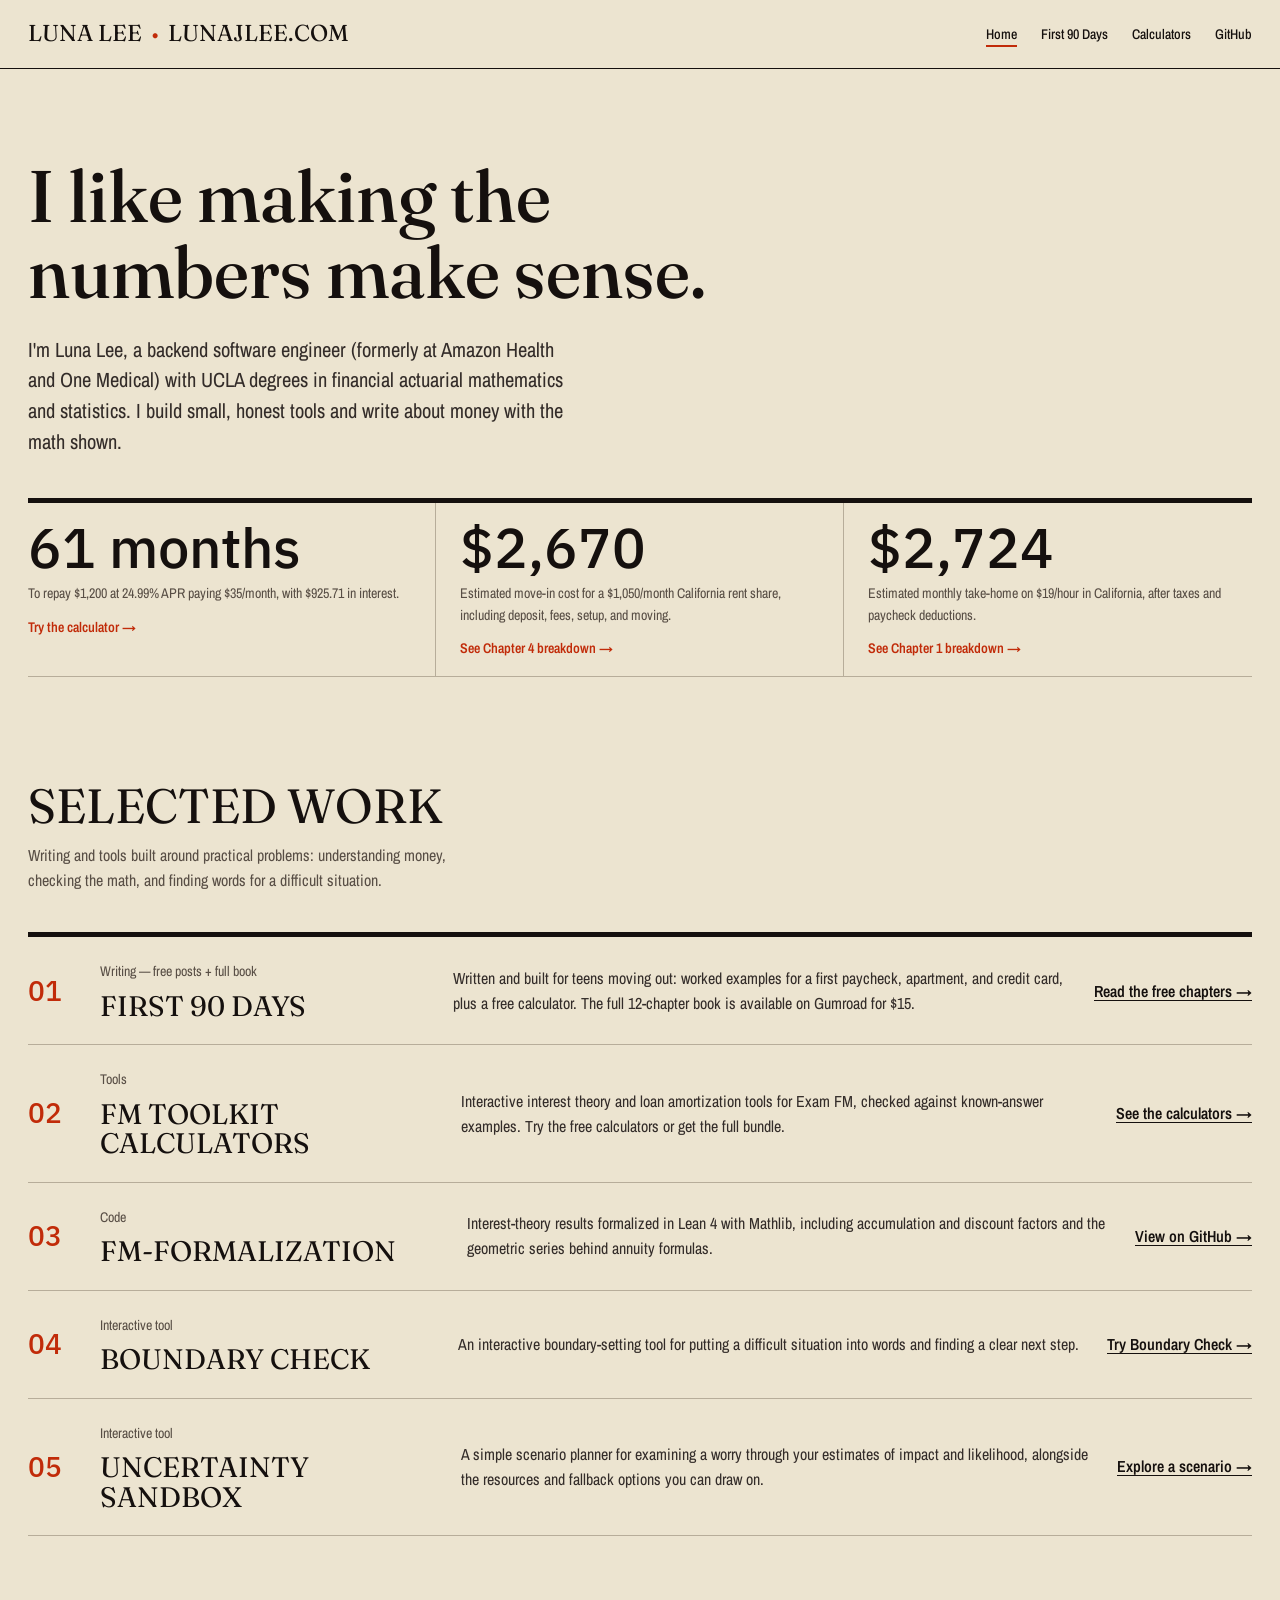
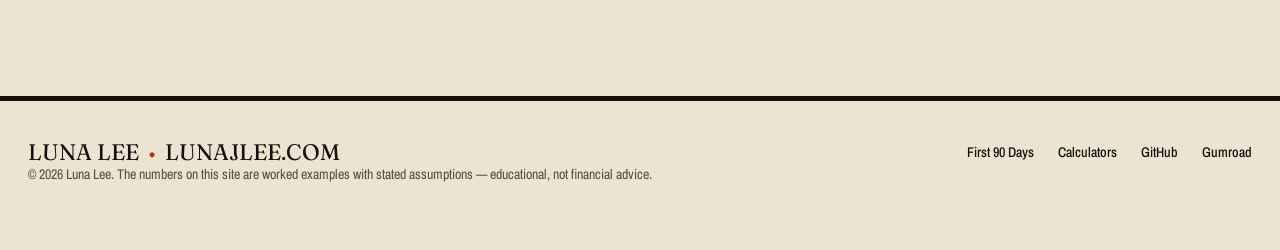
<file: index.html>
<!DOCTYPE html>
<html lang="en">
<head>
<meta charset="utf-8">
<meta name="viewport" content="width=device-width, initial-scale=1, viewport-fit=cover">
<meta name="color-scheme" content="light dark">
<title>Luna Lee — Math, Code, and Money Tools</title>
<meta name="description" content="Personal site of Luna Lee: backend software engineer and actuarial mathematician. Home of the First 90 Days teen money guide and the FM Toolkit calculators.">
<link rel="icon" type="image/svg+xml" href="/favicon.svg">
<meta property="og:type" content="website">
<meta property="og:site_name" content="lunajlee.com">
<meta property="og:title" content="Luna Lee — Math, Code, and Money Tools">
<meta property="og:description" content="Backend software engineer and actuarial mathematician. First 90 Days teen money guide and the FM Toolkit calculators.">
<meta property="og:url" content="https://lunajlee.com/">
<meta name="twitter:card" content="summary">
<link rel="preconnect" href="https://fonts.googleapis.com">
<link rel="preconnect" href="https://fonts.gstatic.com" crossorigin>
<link href="https://fonts.googleapis.com/css2?family=Archivo+Narrow:wght@400;500;600&family=Fraunces:opsz,wght@9..144,400;9..144,500;9..144,600&family=IBM+Plex+Sans:wght@500&family=Six+Caps&display=swap" rel="stylesheet">
<link rel="stylesheet" href="/assets/site.css">
<style>
.hero h1.sentence-case { max-width: 18ch; font-size: clamp(3rem, 5.7vw, 5.75rem); }
.hero-stats .stat b { font-size: clamp(2.5rem, 4.4vw, 3.8rem); }
.portfolio-list { border-top: var(--rule-bar) solid var(--color-ink); }
.portfolio-row { display: grid; grid-template-columns: 3rem minmax(220px, .8fr) minmax(0, 1.5fr) auto; align-items: center; gap: var(--space-lg); padding: var(--space-lg) 0; border-bottom: var(--rule-hair) solid var(--color-rule); color: var(--color-ink); text-decoration: none; }
.portfolio-row:hover .portfolio-title, .portfolio-row:hover .portfolio-link { color: var(--color-accent); }
.portfolio-number { color: var(--color-accent); font: 500 clamp(1.5rem, 2.2vw, 2rem)/1 var(--font-numbers); font-variant-numeric: lining-nums tabular-nums; }
.portfolio-name .kicker { display: block; margin-bottom: var(--space-xs); }
.portfolio-title { margin: 0; font-size: clamp(1.4rem, 2.2vw, 2rem); transition: color var(--dur-micro) ease; }
.portfolio-description { margin: 0; color: var(--color-ink-2); font-size: var(--text-md); }
.portfolio-link { color: var(--color-ink); font-size: var(--text-md); font-weight: 600; text-decoration: underline; text-underline-offset: .2em; white-space: nowrap; }
.hero-stats a.stat { display: flex; flex-direction: column; align-items: flex-start; color: inherit; text-decoration: none; }
.hero-stats a.stat b { transition: color var(--dur-micro) ease; }
.hero-stats a.stat:hover b { color: var(--color-accent); }
.hero-stats a.stat .stat-action { margin-top: var(--space-sm); color: var(--color-accent); font-size: var(--text-sm); font-weight: 600; }
.hero-stats a.stat:hover .stat-action { text-decoration: underline; text-underline-offset: .2em; }
@media (max-width: 900px) {
  .portfolio-row { grid-template-columns: 2.5rem minmax(0, 1fr) auto; gap: var(--space-md); }
  .portfolio-description { grid-column: 2 / -1; grid-row: 2; }
  .portfolio-link { grid-column: 3; grid-row: 1; }
}
@media (max-width: 640px) {
  .portfolio-row { grid-template-columns: 2rem minmax(0, 1fr); align-items: start; gap: var(--space-sm) var(--space-md); padding: var(--space-lg) 0; }
  .portfolio-description { grid-column: 2; grid-row: 2; }
  .portfolio-link { grid-column: 2; grid-row: 3; white-space: normal; }
}
</style>
</head>
<body>
<header class="topbar"><div class="wrap topbar-inner">
<a class="brand" href="/">LUNA LEE <span>•</span> lunajlee.com</a>
<nav class="topnav" aria-label="Site">
<a href="/" aria-current="page">Home</a><a href="/first90days/">First 90 Days</a><a href="/calculators/">Calculators</a><a href="https://github.com/JPL13">GitHub</a>
</nav></div></header>

<main class="wrap">
<section class="hero">
<h1 class="sentence-case">I like making the numbers make sense.</h1>
<p class="lede">I'm Luna Lee, a backend software engineer (formerly at Amazon Health and One Medical) with UCLA degrees in financial actuarial mathematics and statistics. I build small, honest tools and write about money with the math shown.</p>
<div class="hero-stats">
<a class="stat" href="/first90days/#calculator"><b>61 months</b><span>To repay $1,200 at 24.99% APR paying $35/month, with $925.71 in interest.</span><span class="stat-action">Try the calculator →</span></a>
<a class="stat" href="/first90days/#apartment"><b>$2,670</b><span>Estimated move-in cost for a $1,050/month California rent share, including deposit, fees, setup, and moving.</span><span class="stat-action">See Chapter 4 breakdown →</span></a>
<a class="stat" href="/first90days/#paycheck"><b>$2,724</b><span>Estimated monthly take-home on $19/hour in California, after taxes and paycheck deductions.</span><span class="stat-action">See Chapter 1 breakdown →</span></a>
</div>
</section>

<section class="section">
<div class="section-head"><h2>Selected work</h2><p>Writing and tools built around practical problems: understanding money, checking the math, and finding words for a difficult situation.</p></div>
<div class="portfolio-list">
<a class="portfolio-row" href="/first90days/">
<span class="portfolio-number" aria-hidden="true">01</span>
<div class="portfolio-name"><span class="kicker">Writing — free posts + full book</span><h3 class="portfolio-title">First 90 Days</h3></div>
<p class="portfolio-description">Written and built for teens moving out: worked examples for a first paycheck, apartment, and credit card, plus a free calculator. The full 12-chapter book is available on Gumroad for $15.</p>
<span class="portfolio-link">Read the free chapters →</span>
</a>
<a class="portfolio-row" href="/calculators/">
<span class="portfolio-number" aria-hidden="true">02</span>
<div class="portfolio-name"><span class="kicker">Tools</span><h3 class="portfolio-title">FM Toolkit Calculators</h3></div>
<p class="portfolio-description">Interactive interest theory and loan amortization tools for Exam FM, checked against known-answer examples. Try the free calculators or get the full bundle.</p>
<span class="portfolio-link">See the calculators →</span>
</a>
<a class="portfolio-row" href="https://github.com/JPL13/fm-formalization">
<span class="portfolio-number" aria-hidden="true">03</span>
<div class="portfolio-name"><span class="kicker">Code</span><h3 class="portfolio-title">fm-formalization</h3></div>
<p class="portfolio-description">Interest-theory results formalized in Lean 4 with Mathlib, including accumulation and discount factors and the geometric series behind annuity formulas.</p>
<span class="portfolio-link">View on GitHub →</span>
</a>
<a class="portfolio-row" href="https://boundary-app-khaki.vercel.app/tools/boundary-calculator">
<span class="portfolio-number" aria-hidden="true">04</span>
<div class="portfolio-name"><span class="kicker">Interactive tool</span><h3 class="portfolio-title">Boundary Check</h3></div>
<p class="portfolio-description">An interactive boundary-setting tool for putting a difficult situation into words and finding a clear next step.</p>
<span class="portfolio-link">Try Boundary Check →</span>
</a>
<a class="portfolio-row" href="https://uncertainty-sandbox.vercel.app/">
<span class="portfolio-number" aria-hidden="true">05</span>
<div class="portfolio-name"><span class="kicker">Interactive tool</span><h3 class="portfolio-title">Uncertainty Sandbox</h3></div>
<p class="portfolio-description">A simple scenario planner for examining a worry through your estimates of impact and likelihood, alongside the resources and fallback options you can draw on.</p>
<span class="portfolio-link">Explore a scenario →</span>
</a>
</div>
</section>
</main>

<footer class="site-footer"><div class="wrap">
<div class="footer-inner">
<span class="footer-brand">LUNA LEE <span>•</span> lunajlee.com</span>
<nav class="footer-links" aria-label="Footer">
<a href="/first90days/">First 90 Days</a><a href="/calculators/">Calculators</a><a href="https://github.com/JPL13">GitHub</a><a href="https://quantkit.gumroad.com/l/dvggny">Gumroad</a>
</nav>
</div>
<p class="footer-note">© 2026 Luna Lee. The numbers on this site are worked examples with stated assumptions — educational, not financial advice.</p>
</div></footer>
</body>
</html>
</file>
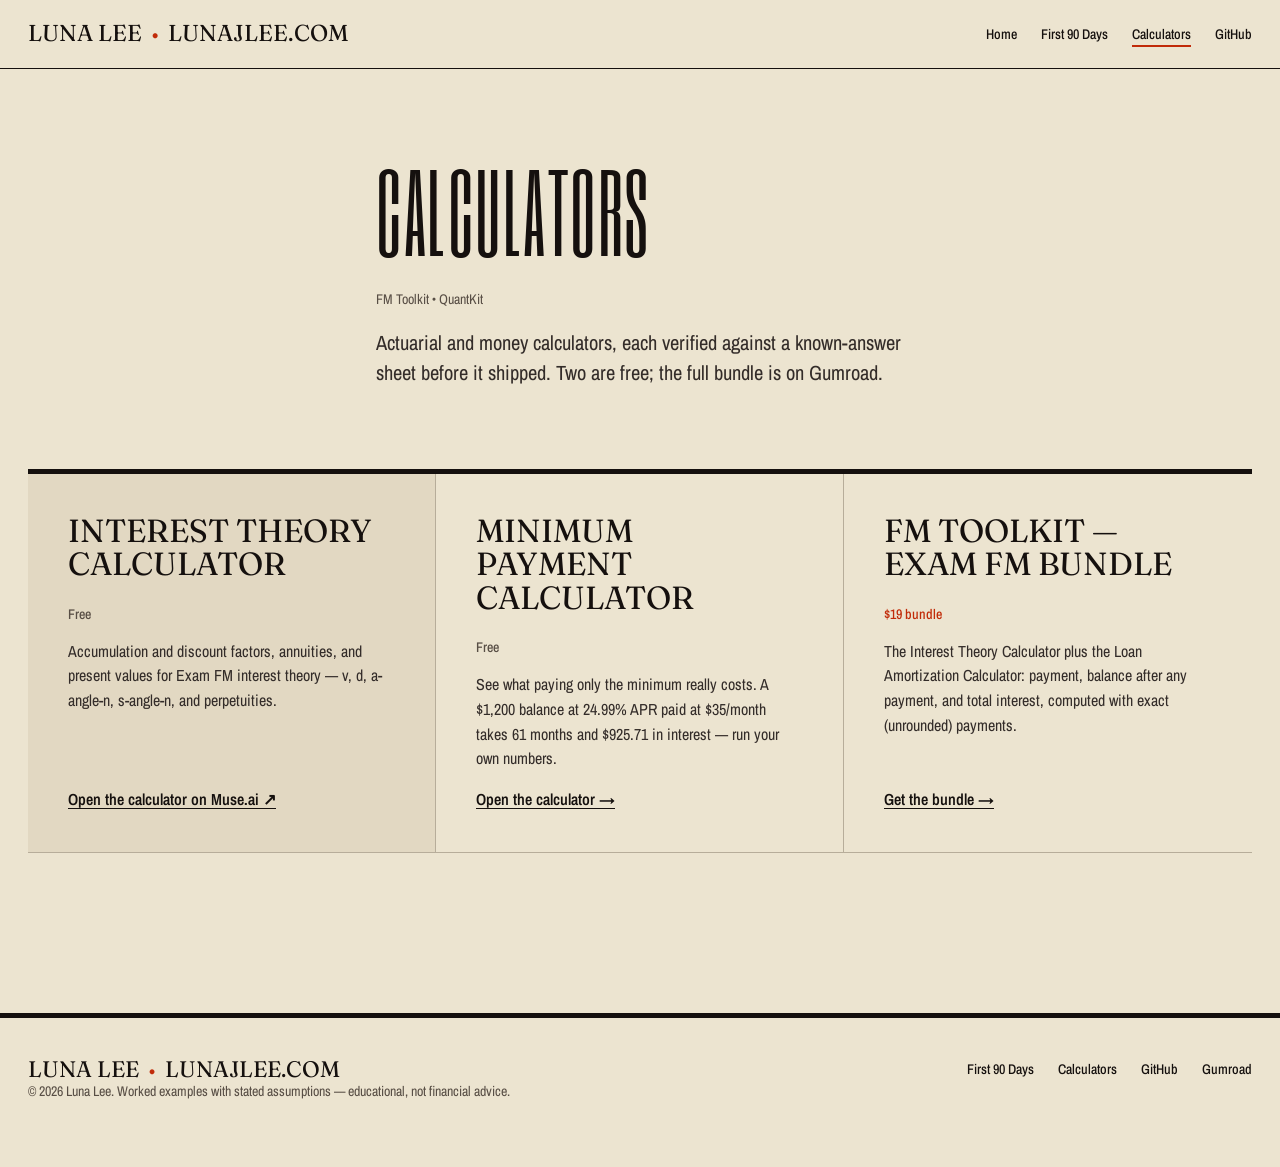
<file: calculators/index.html>
<!DOCTYPE html>
<html lang="en">
<head>
<meta charset="utf-8">
<meta name="viewport" content="width=device-width, initial-scale=1, viewport-fit=cover">
<meta name="color-scheme" content="light">
<title>Calculators — Luna Lee</title>
<meta name="description" content="Actuarial and money calculators: interest theory, loan amortization, and the minimum-payment trap calculator.">
<link rel="icon" type="image/svg+xml" href="/favicon.svg">
<meta property="og:type" content="website">
<meta property="og:site_name" content="lunajlee.com">
<meta property="og:title" content="Calculators — Luna Lee">
<meta property="og:description" content="Interest theory, loan amortization, and minimum-payment calculators — verified against known-answer tests.">
<meta property="og:url" content="https://lunajlee.com/calculators/">
<meta property="og:image" content="https://lunajlee.com/first90days/assets/paycheck.webp?v=2">
<meta property="og:image:alt" content="Pay stub and calculator beside a paycheck">
<meta name="twitter:card" content="summary_large_image">
<link rel="preconnect" href="https://fonts.googleapis.com">
<link rel="preconnect" href="https://fonts.gstatic.com" crossorigin>
<link href="https://fonts.googleapis.com/css2?family=Archivo+Narrow:wght@400;500;600&family=Fraunces:opsz,wght@9..144,400;9..144,500;9..144,600&family=IBM+Plex+Sans:wght@500&family=Six+Caps&display=swap" rel="stylesheet">
<link rel="stylesheet" href="/assets/site.css">
<style>
/* Hallmark · shape: shared page shell · genre: editorial · theme: Broadside (deal 2/3, seed 4419c0ec) · redesign: full · copy: verbatim · posture: committed · v2.0.0 */
/* Hallmark · pre-emit critique: P5 H4 E4 S5 R4 V4 · weakest: E, the common focus and overflow floors are explicit per route */
html, body { overflow-x: clip; }
:focus-visible { outline: 2px solid var(--color-focus); outline-offset: 3px; }
button:active { background-color: var(--color-paper-3); }
button:disabled { opacity: .55; cursor: not-allowed; }
</style>
</head>
<body>
<header class="topbar"><div class="wrap topbar-inner">
<a class="brand" href="/">LUNA LEE <span>•</span> lunajlee.com</a>
<nav class="topnav" aria-label="Site">
<a href="/">Home</a><a href="/first90days/">First 90 Days</a><a href="/calculators/" aria-current="page">Calculators</a><a href="https://github.com/JPL13">GitHub</a>
</nav></div></header>

<main class="wrap">
<section class="hero prose">
<h1>Calculators</h1>
<p class="hero-note">FM Toolkit • QuantKit</p>
<p class="lede">Actuarial and money calculators, each verified against a known-answer sheet before it shipped. Two are free; the full bundle is on Gumroad.</p>
</section>

<section class="section">
<div class="card-grid">
<a class="card" href="https://muse.ai/s/interest-theory-calculator-jxv6hhpbxyxzxn3/27rLC8XLXFbcUABgYxsY6jqsmPrz146cJiAiyDpq8JI">
<h2>Interest Theory Calculator</h2>
<span class="badge">Free</span>
<p>Accumulation and discount factors, annuities, and present values for Exam FM interest theory — v, d, a-angle-n, s-angle-n, and perpetuities.</p>
<span class="go">Open the calculator on Muse.ai ↗</span>
</a>
<a class="card" href="/first90days/calculator/">
<h2>Minimum Payment Calculator</h2>
<span class="badge">Free</span>
<p>See what paying only the minimum really costs. A $1,200 balance at 24.99% APR paid at $35/month takes 61 months and $925.71 in interest — run your own numbers.</p>
<span class="go">Open the calculator →</span>
</a>
<a class="card" href="https://quantkit.gumroad.com/l/dvggny">
<h2>FM Toolkit — Exam FM Bundle</h2>
<span class="badge price">$19 bundle</span>
<p>The Interest Theory Calculator plus the Loan Amortization Calculator: payment, balance after any payment, and total interest, computed with exact (unrounded) payments.</p>
<span class="go">Get the bundle →</span>
</a>
</div>
</section>
</main>

<footer class="site-footer"><div class="wrap">
<div class="footer-inner">
<span class="footer-brand">LUNA LEE <span>•</span> lunajlee.com</span>
<nav class="footer-links" aria-label="Footer">
<a href="/first90days/">First 90 Days</a><a href="/calculators/">Calculators</a><a href="https://github.com/JPL13">GitHub</a><a href="https://quantkit.gumroad.com/l/dvggny">Gumroad</a>
</nav>
</div>
<p class="footer-note">© 2026 Luna Lee. Worked examples with stated assumptions — educational, not financial advice.</p>
</div></footer>
</body>
</html>
</file>
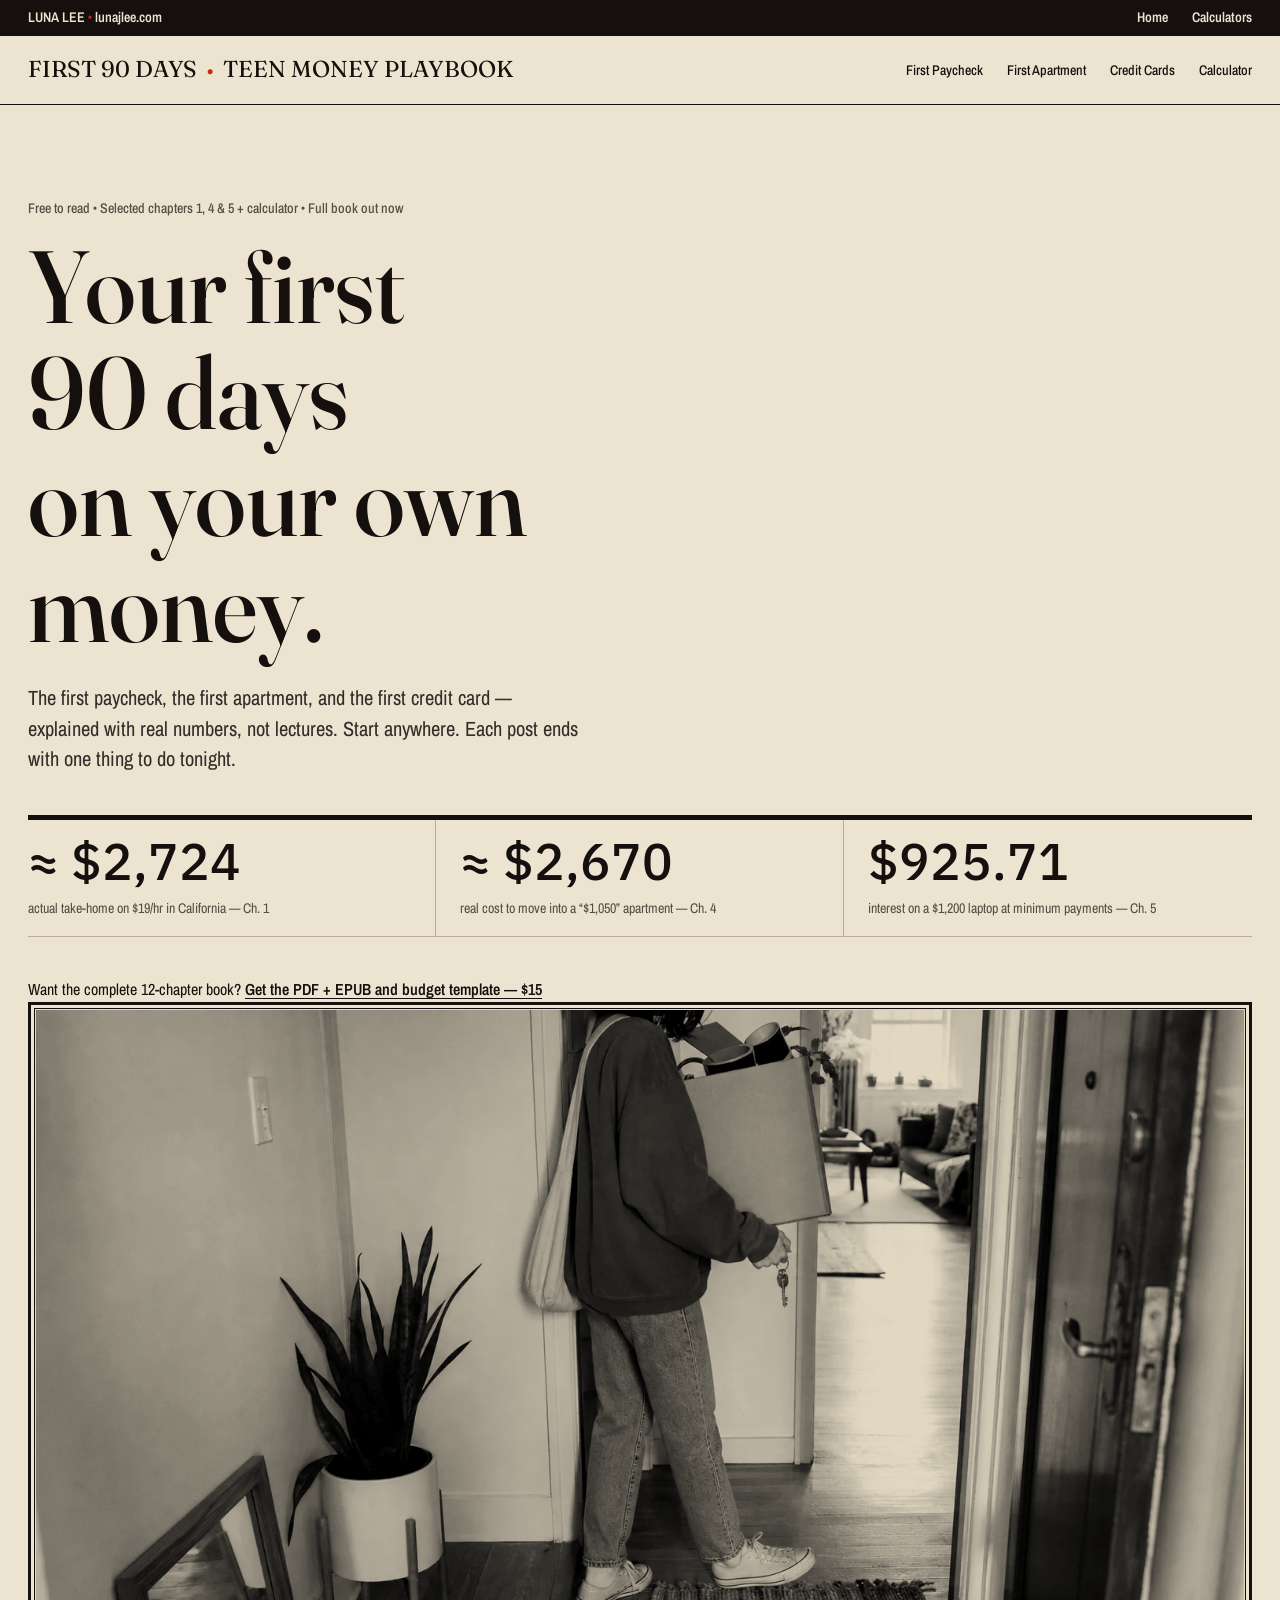
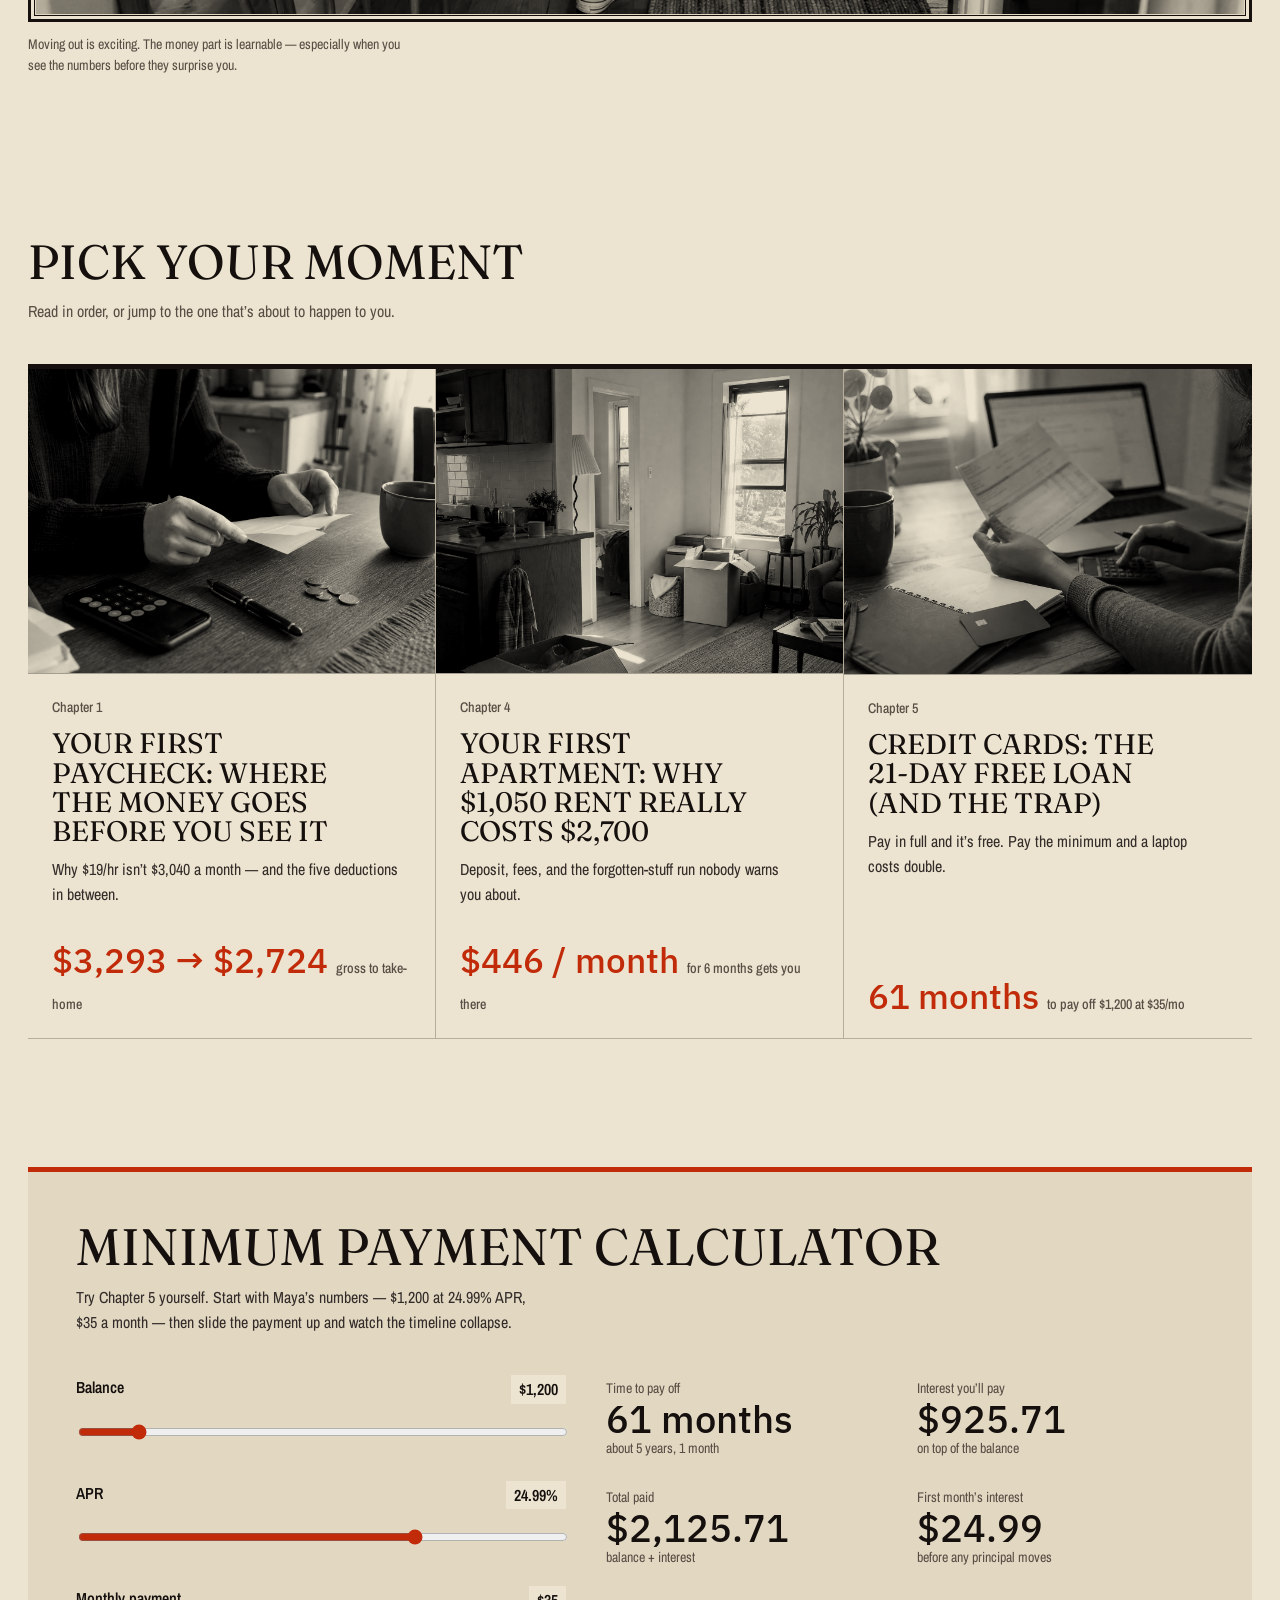
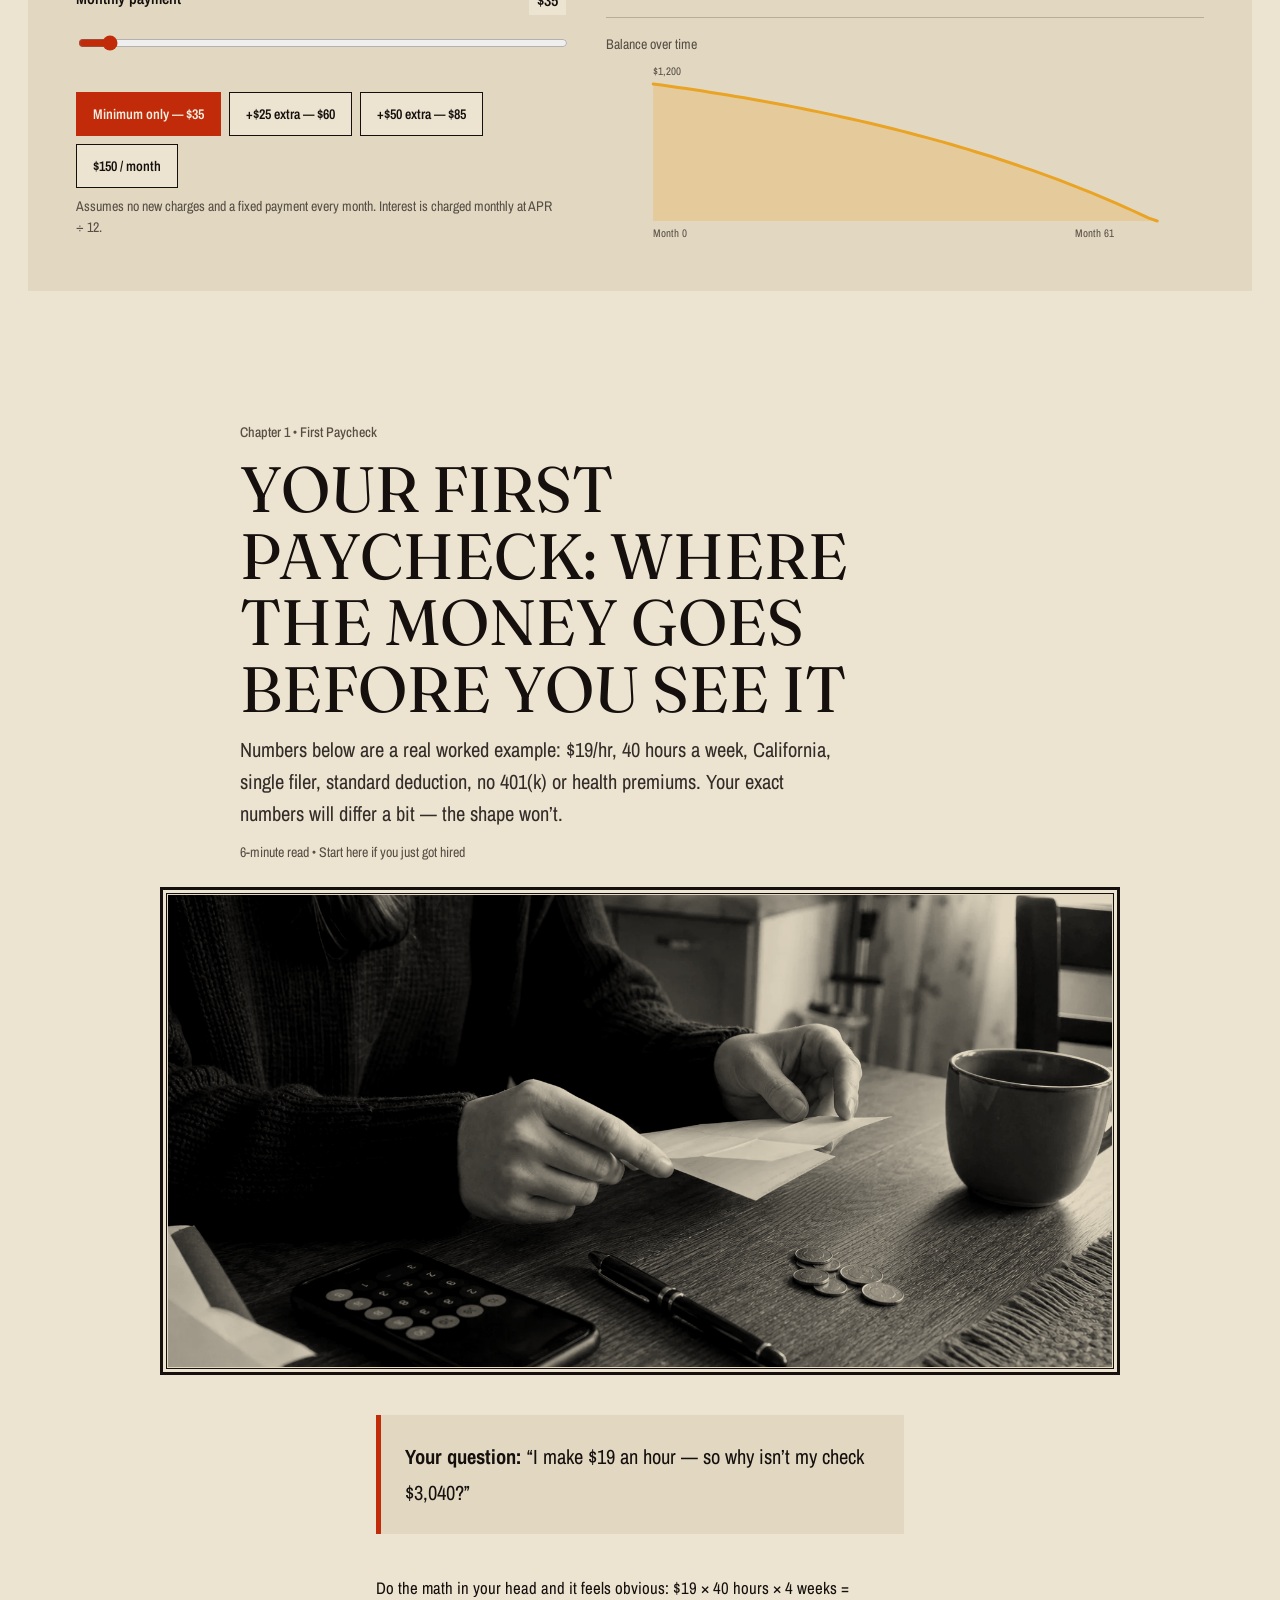
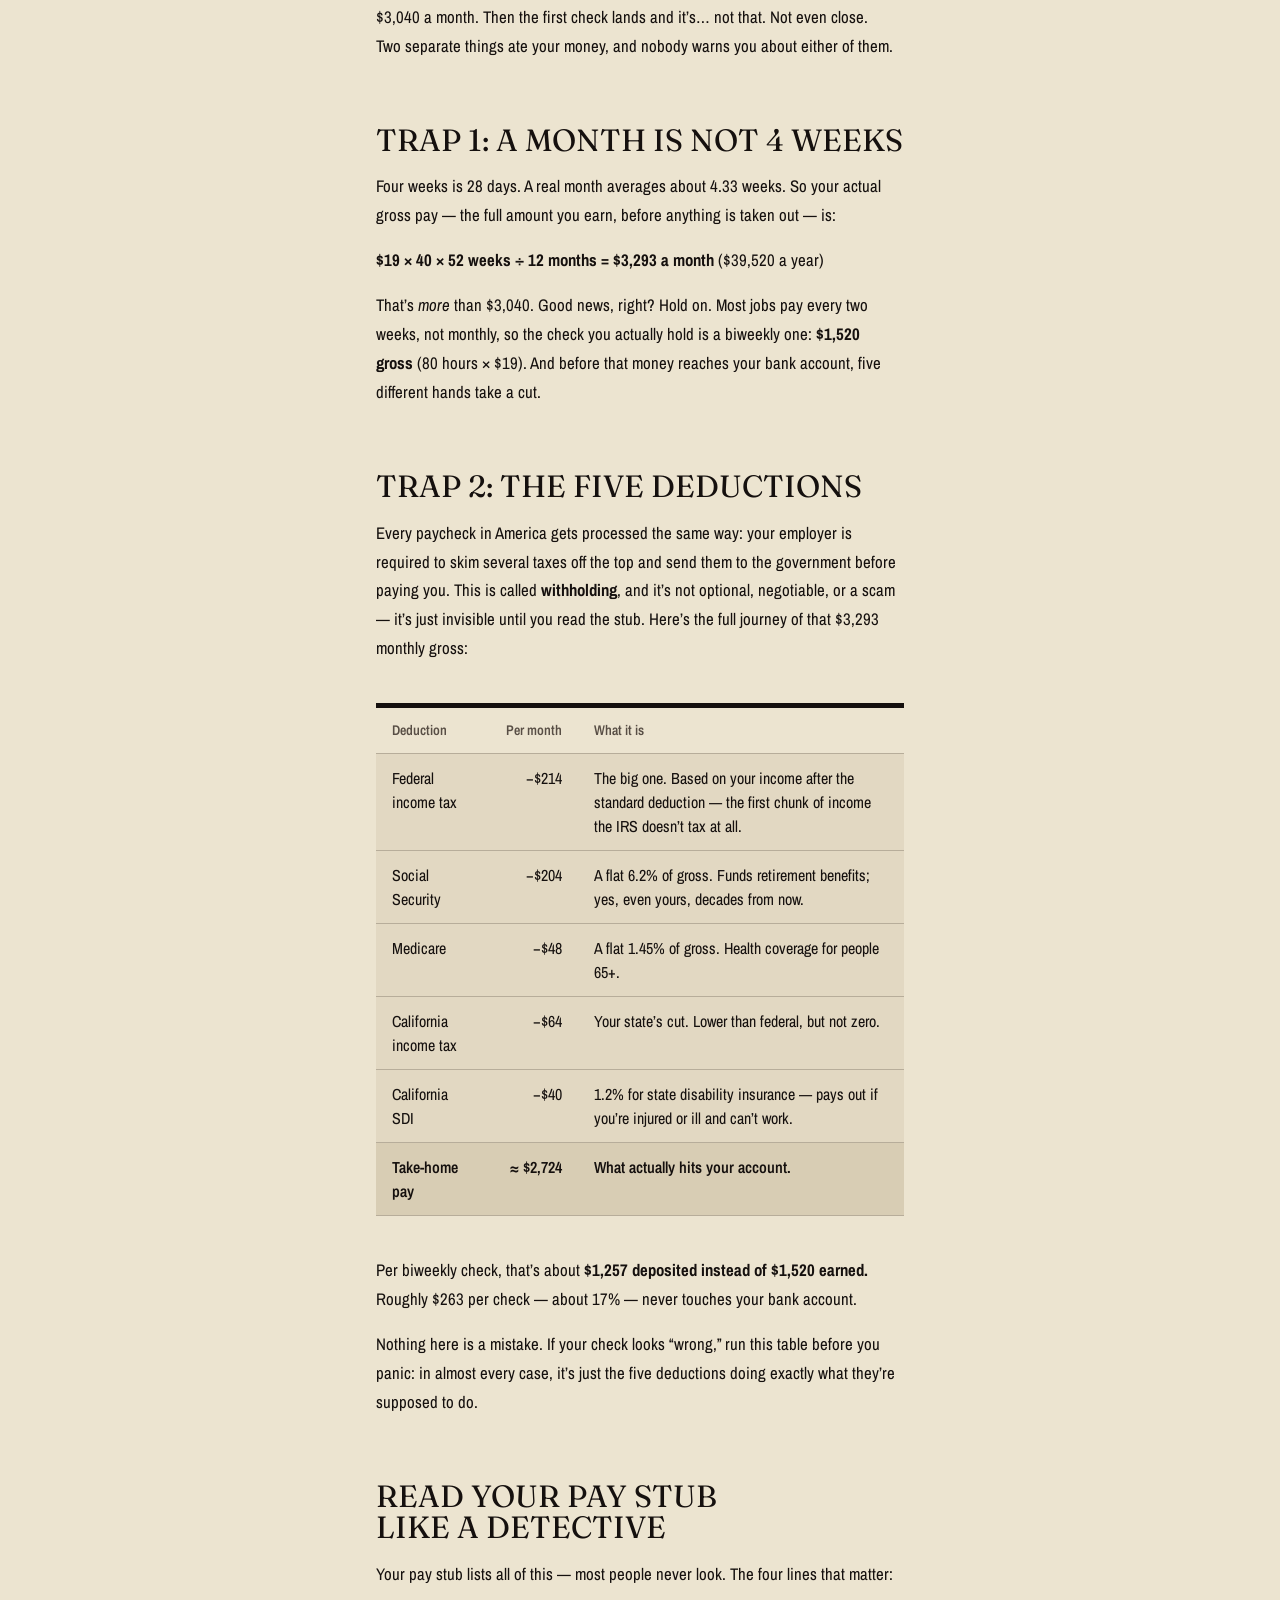
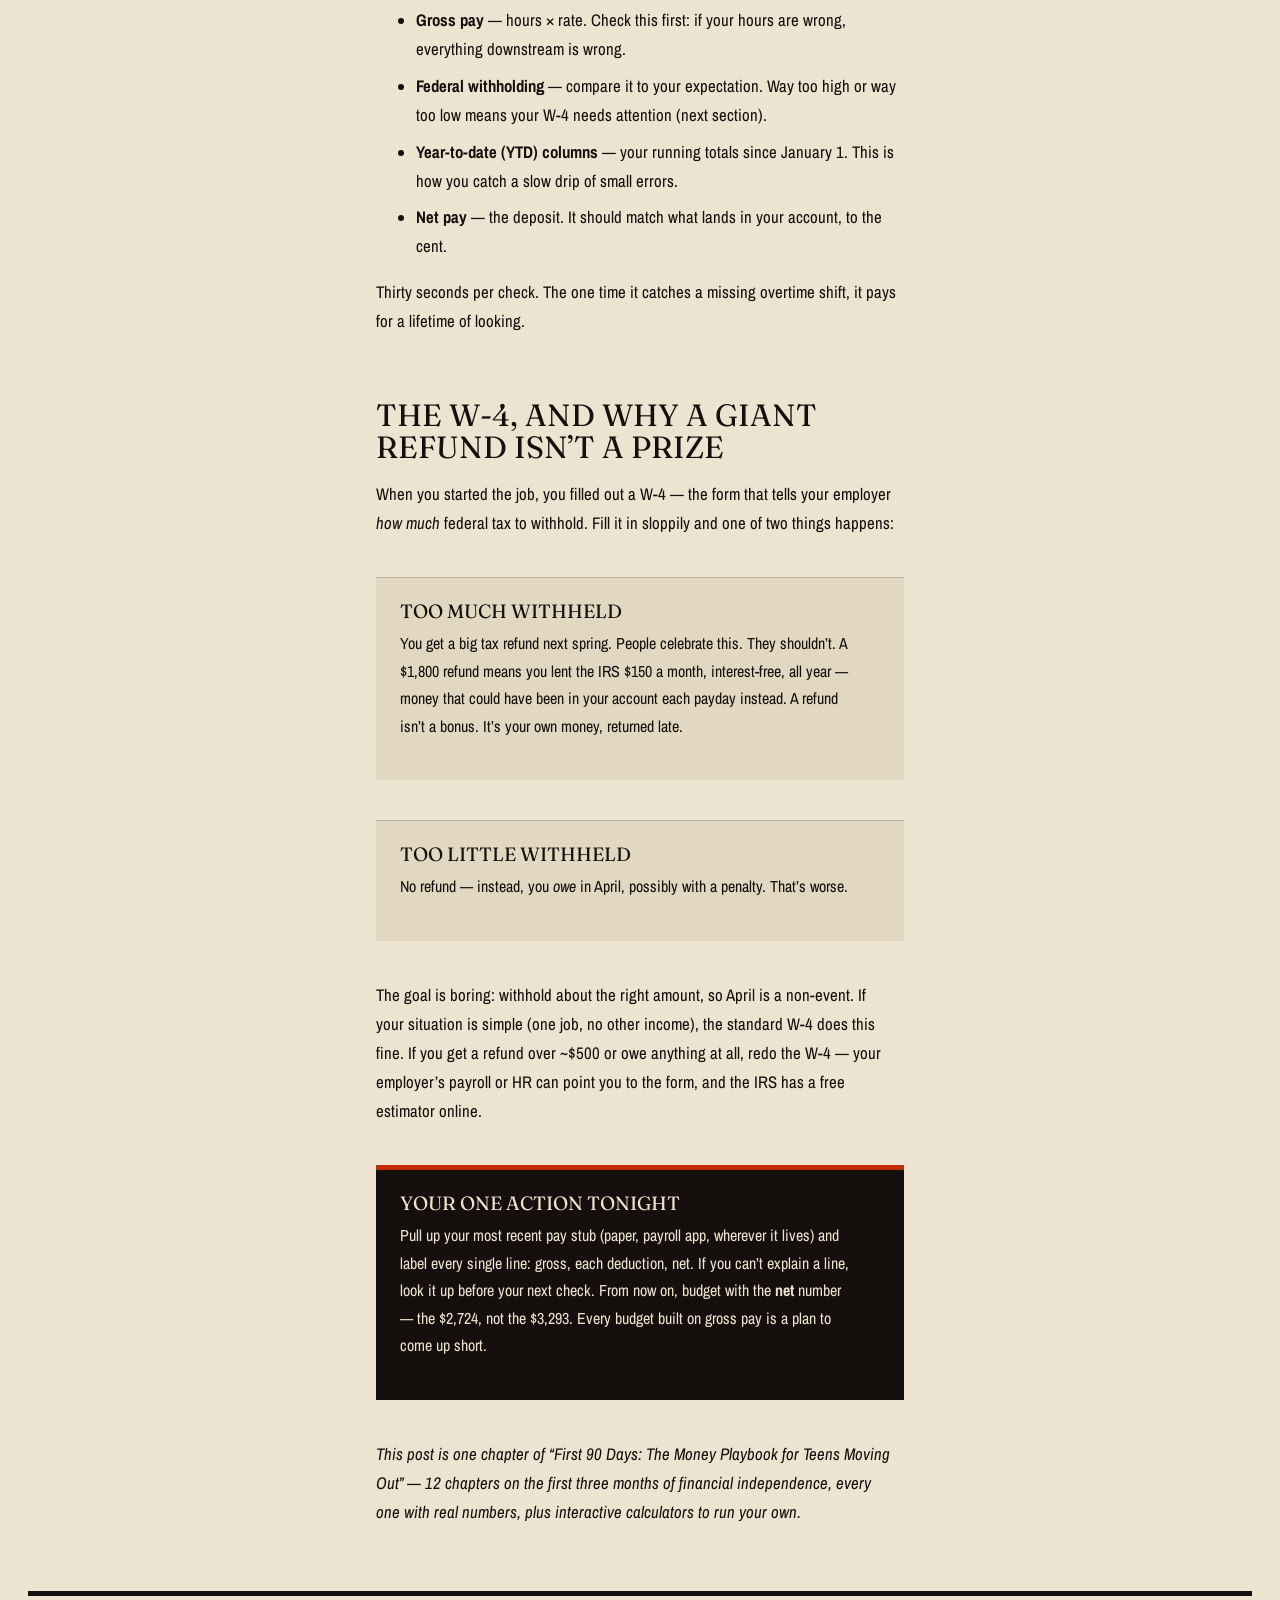
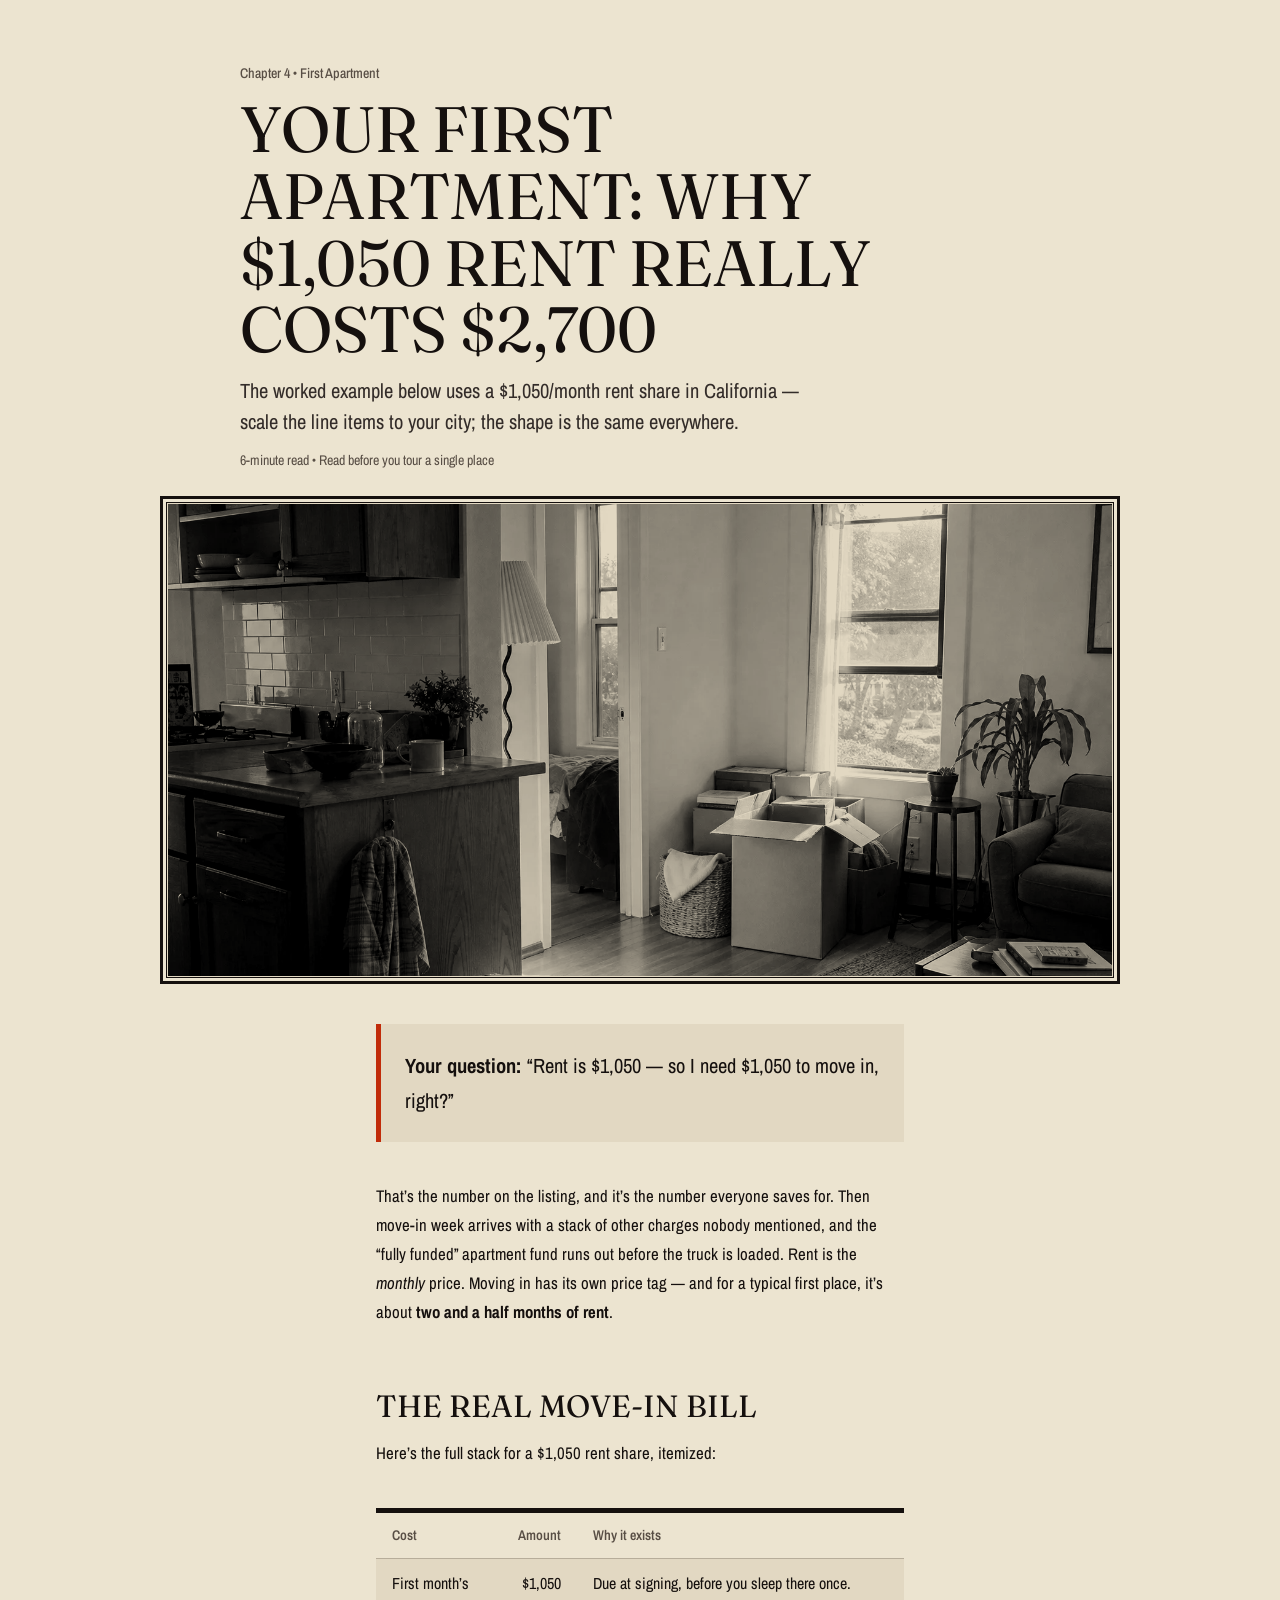
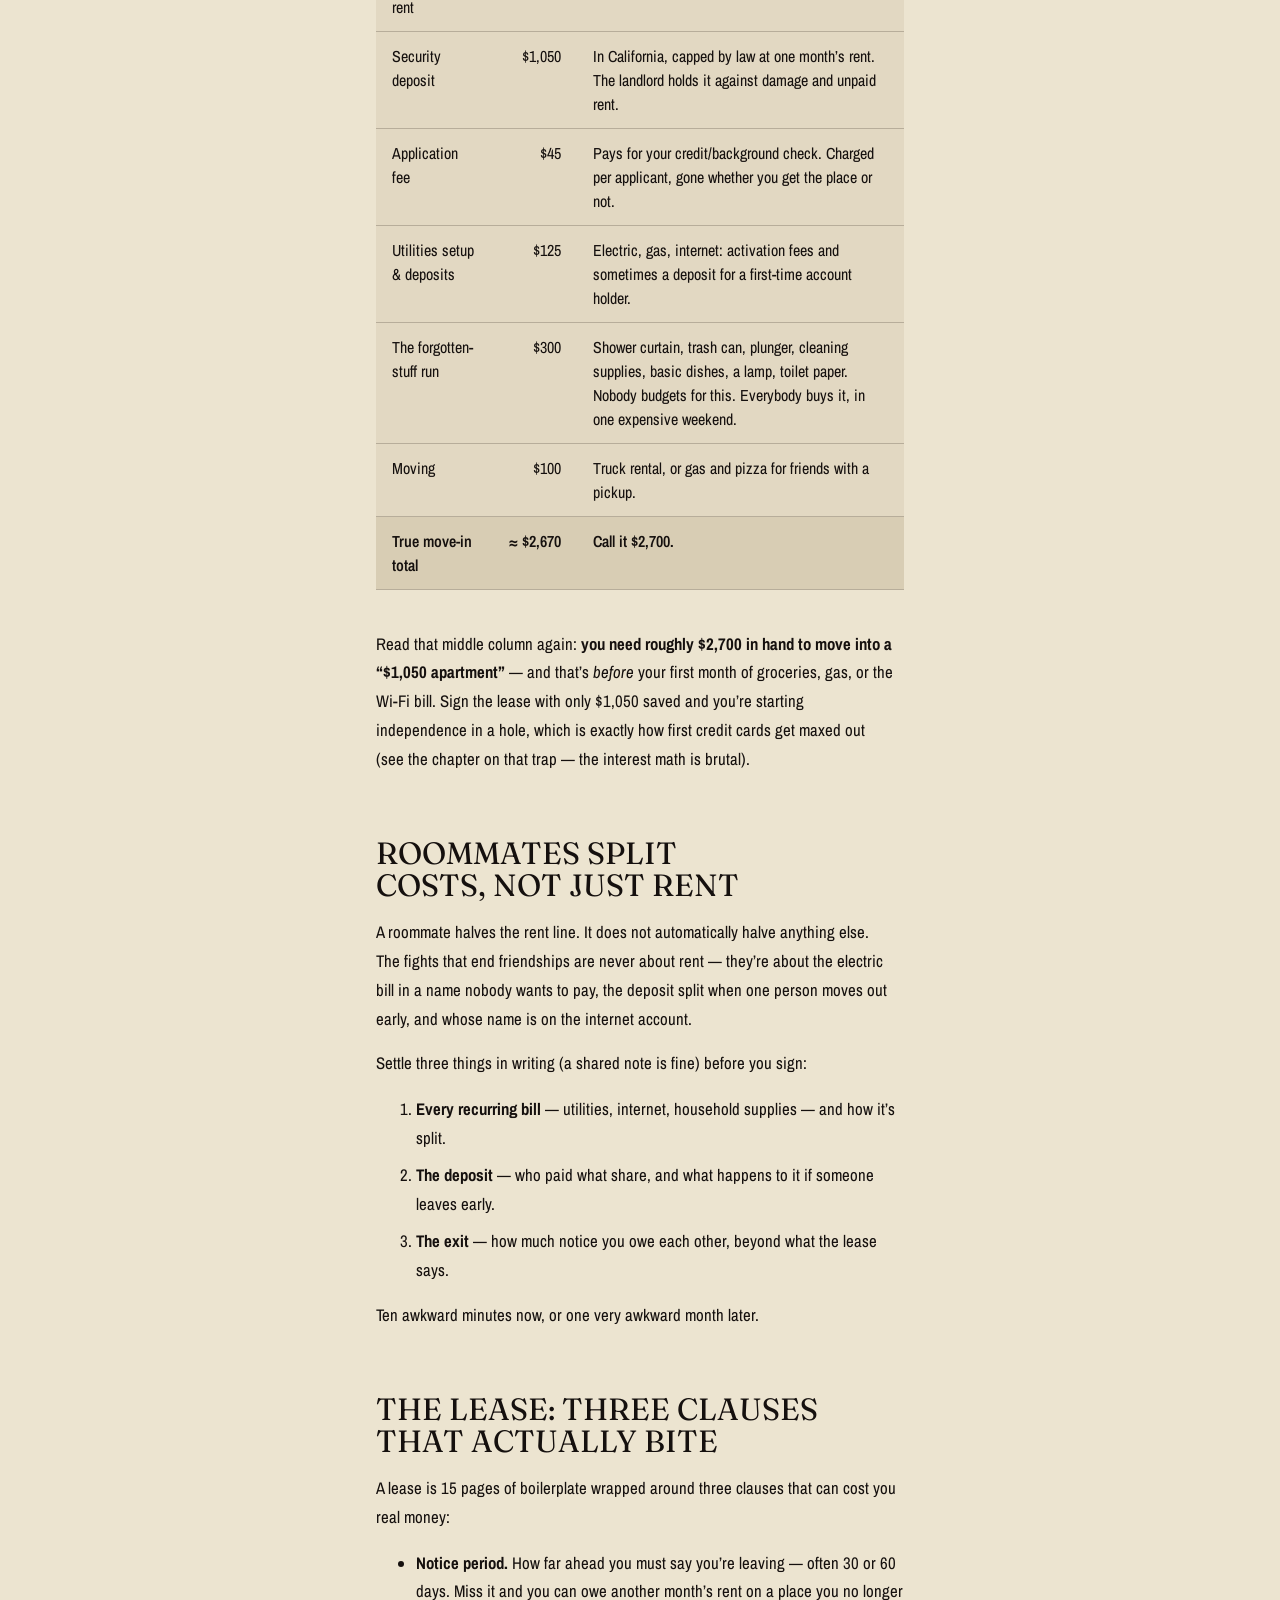
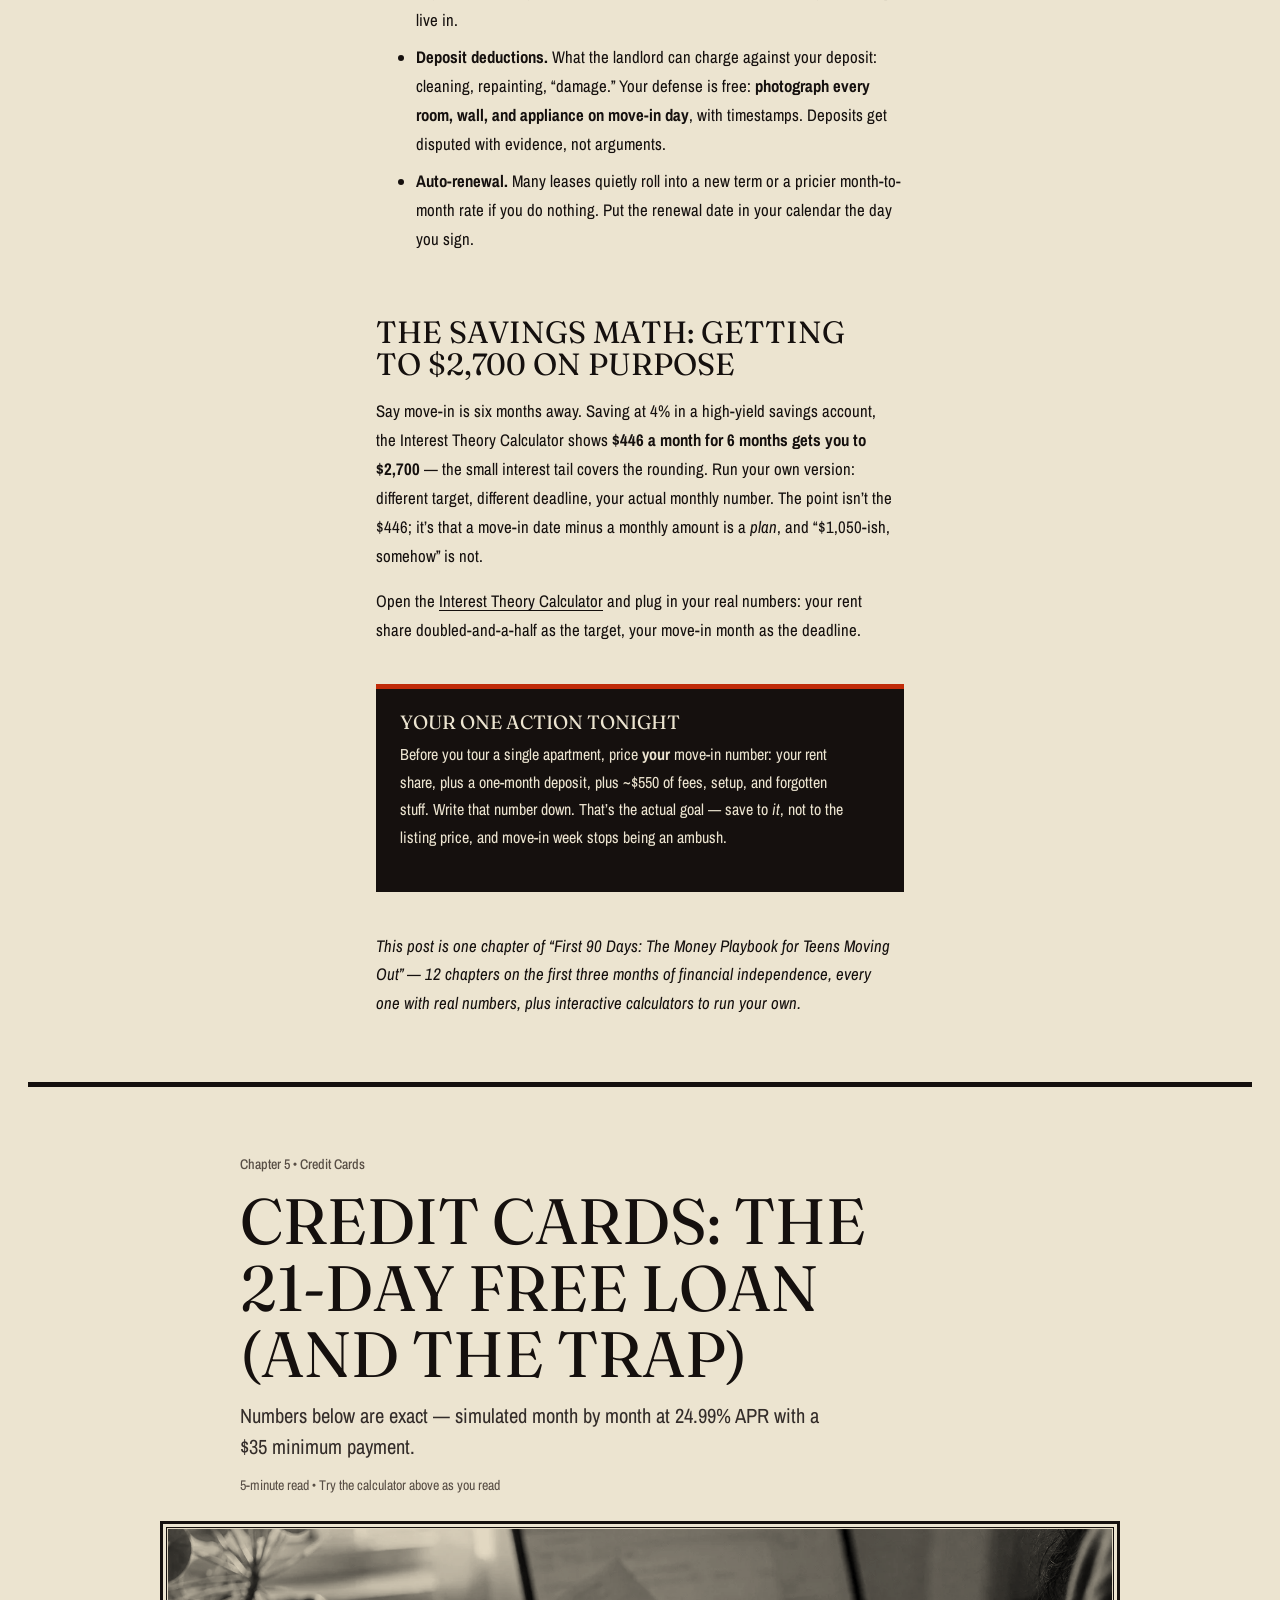
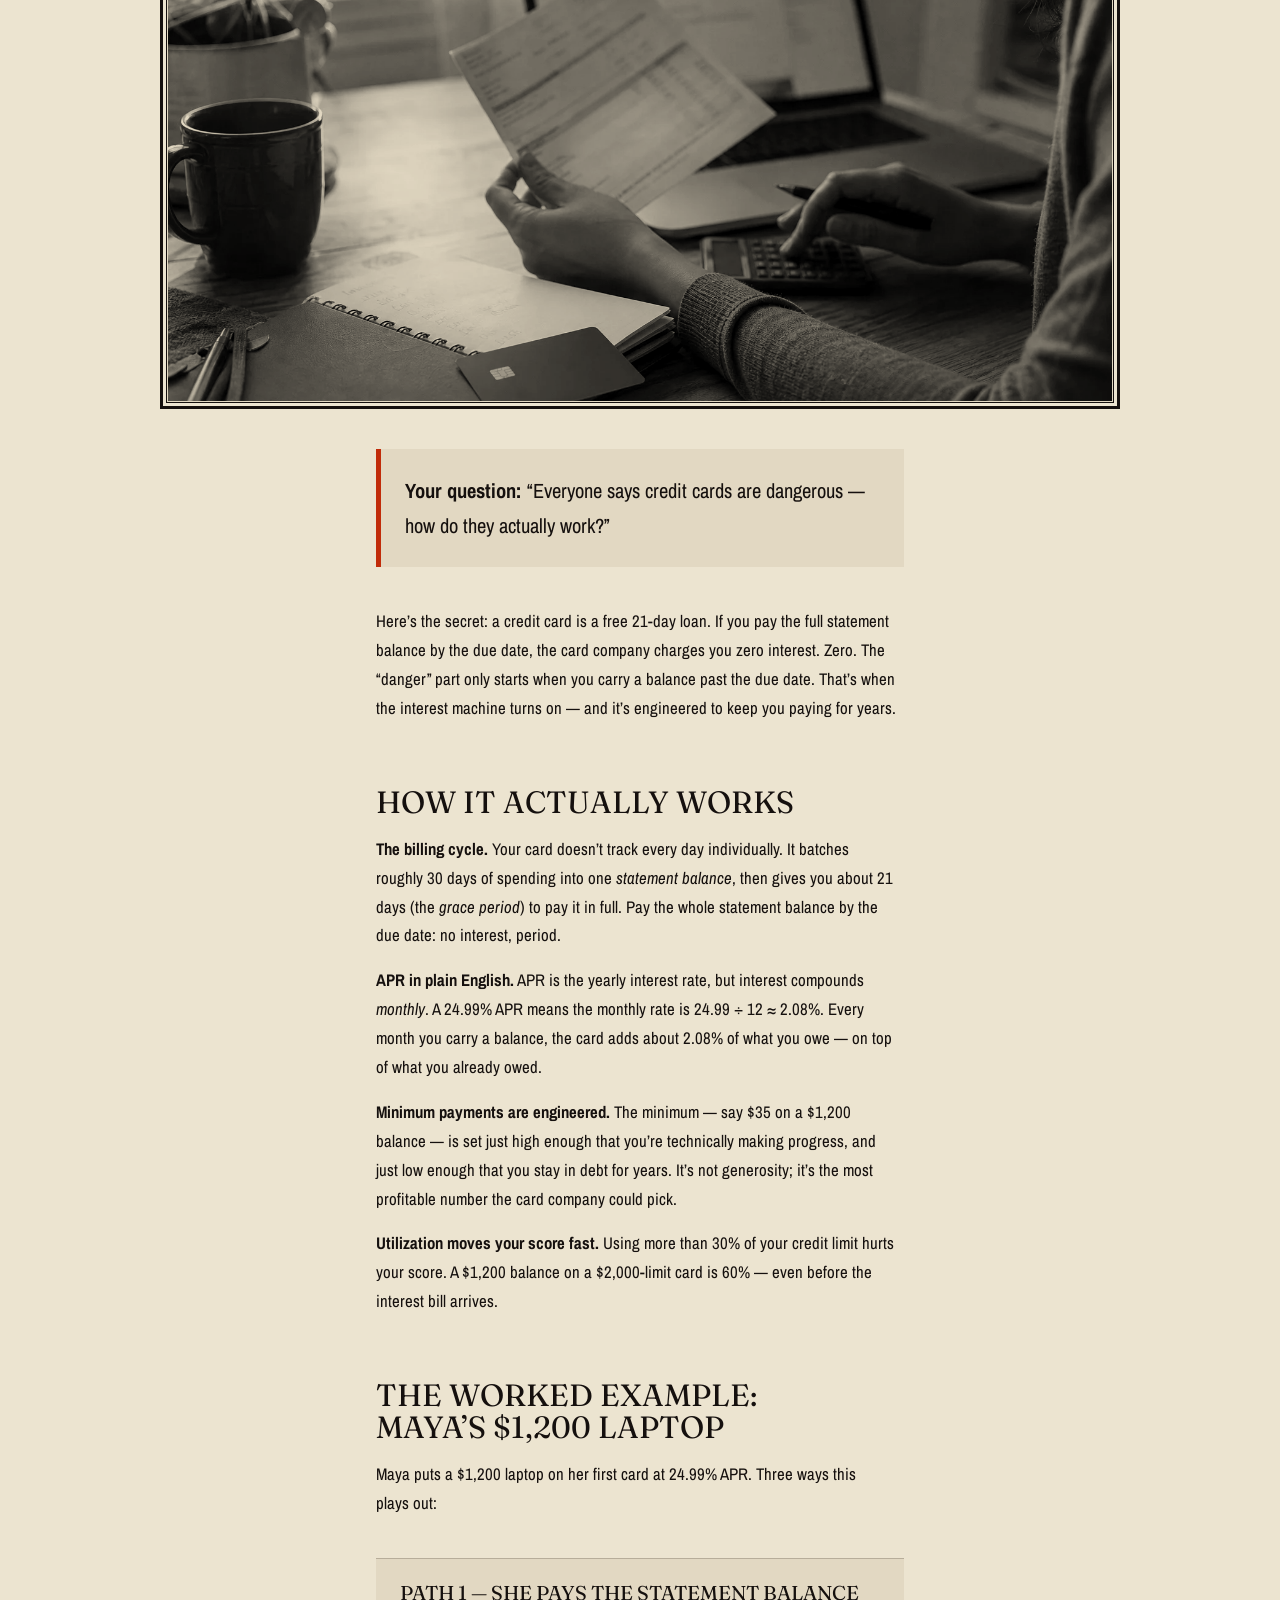
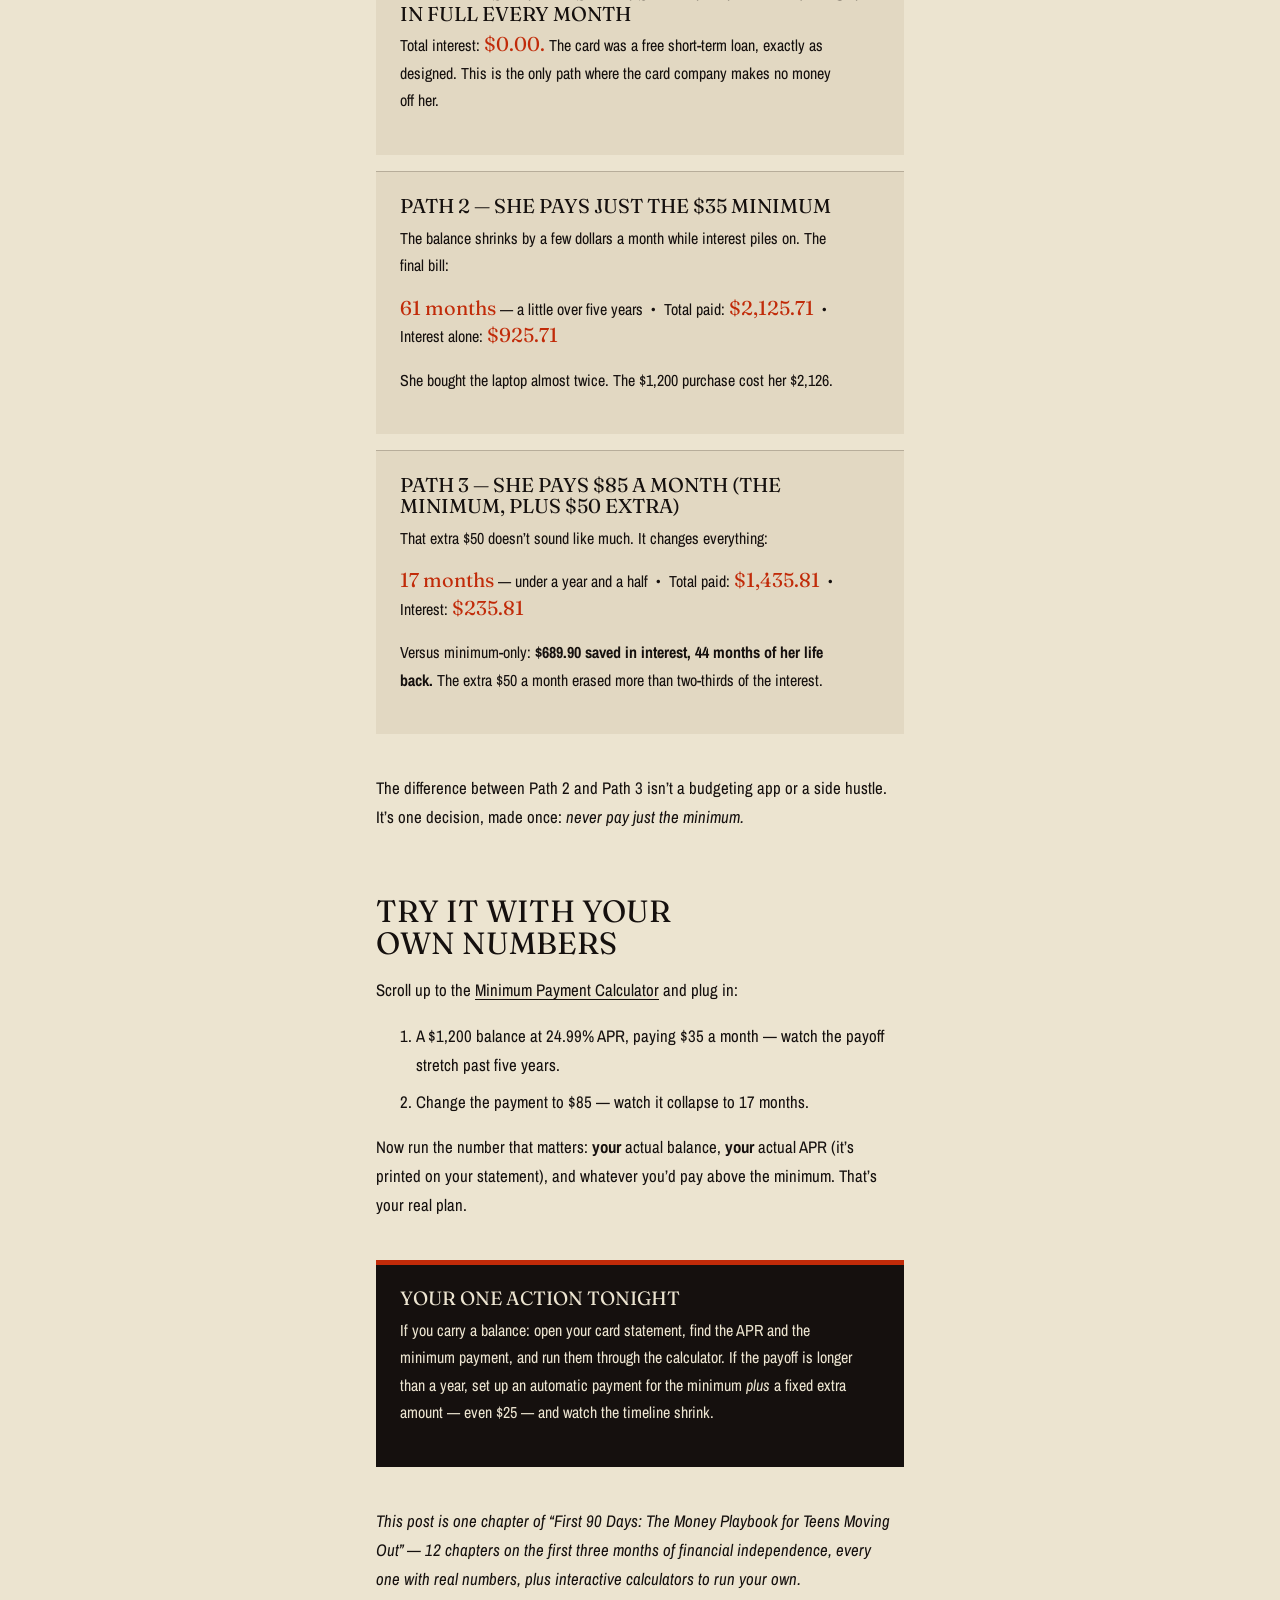
<file: first90days/index.html>
<!doctype html>
<html lang="en">
<head>
<meta charset="utf-8">
<meta name="viewport" content="width=device-width, initial-scale=1, viewport-fit=cover">
<meta name="color-scheme" content="light">
<title>First 90 Days: Teen Money Playbook</title>
<link rel="preconnect" href="https://fonts.googleapis.com">
<link rel="preconnect" href="https://fonts.gstatic.com" crossorigin>
<link href="https://fonts.googleapis.com/css2?family=Archivo+Narrow:wght@400;500;600&family=Fraunces:opsz,wght@9..144,400;9..144,500;9..144,600&family=IBM+Plex+Sans:wght@500&family=Six+Caps&display=swap" rel="stylesheet">
<link rel="stylesheet" href="/assets/site.css">
<style>
/* Hallmark · shape: shared page shell · genre: editorial · theme: Broadside (deal 2/3, seed 4419c0ec) · redesign: full · copy: verbatim · posture: committed · v2.0.0 */
/* Hallmark · pre-emit critique: P5 H4 E4 S5 R4 V4 · weakest: E, the common focus and overflow floors are explicit per route */
html, body { overflow-x: clip; }
:focus-visible { outline: 2px solid var(--color-focus); outline-offset: 3px; }
button:active { background-color: var(--color-paper-3); }
button:disabled { opacity: .55; cursor: not-allowed; }
</style>
<link rel="icon" type="image/svg+xml" href="/favicon.svg">
<meta property="og:type" content="website">
<meta property="og:site_name" content="lunajlee.com">
<meta property="og:title" content="First 90 Days: Teen Money Playbook">
<meta property="og:description" content="First paycheck, first apartment, and the credit-card minimum-payment trap — with real numbers and a free calculator. The full 12-chapter book is now available on Gumroad.">
<meta property="og:url" content="https://lunajlee.com/first90days/">
<meta property="og:image" content="https://lunajlee.com/first90days/assets/hero.webp?v=2">
<meta property="og:image:alt" content="A young adult moving into an apartment">
<meta name="twitter:card" content="summary_large_image">
</head>
<body>
<div class="lj-bar"><div class="lj-bar-inner"><a class="lj-brand" href="/">LUNA LEE <i>•</i> lunajlee.com</a><nav><a href="/">Home</a><a href="/calculators/">Calculators</a></nav></div></div>

<header class="topbar"><div class="wrap topbar-inner">
<div class="brand">FIRST 90 DAYS <span>•</span> Teen Money Playbook</div>
<nav class="topnav" aria-label="Posts">
<a href="#paycheck">First Paycheck</a><a href="#apartment">First Apartment</a><a href="#credit">Credit Cards</a><a href="#calculator">Calculator</a>
</nav></div></header>

<main class="wrap">
<section class="hero">
<div class="eyebrow">Free to read • Selected chapters 1, 4 & 5 + calculator • Full book out now</div>
<h1 class="sentence-case">Your first 90 days<br>on your own money.</h1>
<p class="lede">The first paycheck, the first apartment, and the first credit card — explained with real numbers, not lectures. Start anywhere. Each post ends with one thing to do tonight.</p>
<div class="hero-stats">
<div class="stat"><b>≈ $2,724</b><span>actual take-home on $19/hr in California — Ch. 1</span></div>
<div class="stat"><b>≈ $2,670</b><span>real cost to move into a “$1,050” apartment — Ch. 4</span></div>
<div class="stat"><b>$925.71</b><span>interest on a $1,200 laptop at minimum payments — Ch. 5</span></div>
</div>
<p class="hero-book-link">Want the complete 12-chapter book? <a class="text-link" href="https://quantkit.gumroad.com/l/first90days">Get the PDF + EPUB and budget template — $15</a></p>
<div class="hero-img"><img src="assets/hero.webp" alt="Illustration of a teenager carrying a moving box out of a front door, holding keys and a paycheck"></div>
<p class="caption">Moving out is exciting. The money part is learnable — especially when you see the numbers before they surprise you.</p>
</section>

<section class="toc" aria-label="Choose a post">
<h2>Pick your moment</h2>
<p>Read in order, or jump to the one that’s about to happen to you.</p>
<div class="toc-grid">
<a class="toc-card" href="#paycheck"><img src="assets/paycheck.webp" alt="Illustration of a pay stub under a magnifying glass, with coins and a calculator"><div class="toc-body"><span class="chip">Chapter 1</span><h3>Your First Paycheck: Where the Money Goes Before You See It</h3><p>Why $19/hr isn’t $3,040 a month — and the five deductions in between.</p><div class="toc-num">$3,293 → $2,724 <small>gross to take-home</small></div></div></a>
<a class="toc-card" href="#apartment"><img src="assets/apartment.webp" alt="Illustration of a first apartment with stacked moving boxes, a lamp and plants by a window"><div class="toc-body"><span class="chip amber">Chapter 4</span><h3>Your First Apartment: Why $1,050 Rent Really Costs $2,700</h3><p>Deposit, fees, and the forgotten-stuff run nobody warns you about.</p><div class="toc-num">$446 / month <small>for 6 months gets you there</small></div></div></a>
<a class="toc-card" href="#credit"><img src="assets/credit.webp" alt="Illustration of a credit card set like a trap above a laptop"><div class="toc-body"><span class="chip coral">Chapter 5</span><h3>Credit Cards: The 21-Day Free Loan (and the Trap)</h3><p>Pay in full and it’s free. Pay the minimum and a laptop costs double.</p><div class="toc-num">61 months <small>to pay off $1,200 at $35/mo</small></div></div></a>
</div>
</section>

<section class="calc-section" id="calculator">
<div class="calc-shell">
<h2>Minimum Payment Calculator</h2>
<p class="sub">Try Chapter 5 yourself. Start with Maya’s numbers — $1,200 at 24.99% APR, $35 a month — then slide the payment up and watch the timeline collapse.</p>
<div class="calc-grid">
<div>
<div class="field"><label>Balance <output id="balOut">$1,200</output></label><input type="range" id="bal" min="100" max="10000" step="50" value="1200"></div>
<div class="field"><label>APR <output id="aprOut">24.99%</output></label><input type="range" id="apr" min="0" max="36" step="0.01" value="24.99"></div>
<div class="field"><label>Monthly payment <output id="payOut">$35</output></label><input type="range" id="pay" min="10" max="500" step="5" value="35"></div>
<div class="presets" role="group" aria-label="Presets">
<button type="button" data-preset="35" class="preset active">Minimum only — $35</button>
<button type="button" data-preset="60" class="preset">+$25 extra — $60</button>
<button type="button" data-preset="85" class="preset">+$50 extra — $85</button>
<button type="button" data-preset="150" class="preset">$150 / month</button>
</div>
<p class="hint">Assumes no new charges and a fixed payment every month. Interest is charged monthly at APR ÷ 12.</p>
</div>
<div>
<div class="results">
<div class="results-grid">
<div class="result"><span>Time to pay off</span><b id="monthsOut">61 months</b><small id="yearsOut">about 5 years, 1 month</small></div>
<div class="result"><span>Interest you’ll pay</span><b id="intOut">$925.71</b><small id="intNote">on top of the balance</small></div>
<div class="result"><span>Total paid</span><b id="totalOut">$2,125.71</b><small>balance + interest</small></div>
<div class="result"><span>First month’s interest</span><b id="firstIntOut">$24.99</b><small>before any principal moves</small></div>
</div>
<div class="warn" id="warnBox">⚠️ This payment doesn’t cover the first month’s interest, so the balance would grow instead of shrinking. Raise the payment above the first month’s interest to start making progress.</div>
<div class="chart-wrap"><p>Balance over time</p><svg id="chart" viewBox="0 0 520 180" width="100%" height="180" role="img" aria-label="Chart showing balance declining to zero over time"></svg></div>
</div>
</div>
</div>
</div>
</section>
<!-- ============ CHAPTER 1 ============ -->
<article id="paycheck">
<div class="article-head">
<span class="chip">Chapter 1 • First Paycheck</span>
<h2>Your First Paycheck: Where the Money Goes Before You See It</h2>
<p class="dek">Numbers below are a real worked example: $19/hr, 40 hours a week, California, single filer, standard deduction, no 401(k) or health premiums. Your exact numbers will differ a bit — the shape won’t.</p>
<p class="meta">6-minute read • Start here if you just got hired</p>
</div>
<div class="article-img"><img src="assets/paycheck.webp" alt="Illustration of a pay stub under a magnifying glass, with coins and a calculator"></div>
<div class="prose">
<div class="question"><strong>Your question:</strong> “I make $19 an hour — so why isn’t my check $3,040?”</div>
<p>Do the math in your head and it feels obvious: $19 × 40 hours × 4 weeks = $3,040 a month. Then the first check lands and it’s… not that. Not even close. Two separate things ate your money, and nobody warns you about either of them.</p>
<h3>Trap 1: A month is not 4 weeks</h3>
<p>Four weeks is 28 days. A real month averages about 4.33 weeks. So your actual gross pay — the full amount you earn, before anything is taken out — is:</p>
<p><strong>$19 × 40 × 52 weeks ÷ 12 months = $3,293 a month</strong> ($39,520 a year)</p>
<p>That’s <em>more</em> than $3,040. Good news, right? Hold on. Most jobs pay every two weeks, not monthly, so the check you actually hold is a biweekly one: <strong>$1,520 gross</strong> (80 hours × $19). And before that money reaches your bank account, five different hands take a cut.</p>
<h3>Trap 2: The five deductions</h3>
<p>Every paycheck in America gets processed the same way: your employer is required to skim several taxes off the top and send them to the government before paying you. This is called <strong>withholding</strong>, and it’s not optional, negotiable, or a scam — it’s just invisible until you read the stub. Here’s the full journey of that $3,293 monthly gross:</p>
<div class="table-wrap"><table>
<thead><tr><th>Deduction</th><th class="num">Per month</th><th>What it is</th></tr></thead>
<tbody>
<tr><td>Federal income tax</td><td class="num">−$214</td><td>The big one. Based on your income after the standard deduction — the first chunk of income the IRS doesn’t tax at all.</td></tr>
<tr><td>Social Security</td><td class="num">−$204</td><td>A flat 6.2% of gross. Funds retirement benefits; yes, even yours, decades from now.</td></tr>
<tr><td>Medicare</td><td class="num">−$48</td><td>A flat 1.45% of gross. Health coverage for people 65+.</td></tr>
<tr><td>California income tax</td><td class="num">−$64</td><td>Your state’s cut. Lower than federal, but not zero.</td></tr>
<tr><td>California SDI</td><td class="num">−$40</td><td>1.2% for state disability insurance — pays out if you’re injured or ill and can’t work.</td></tr>
<tr class="total"><td>Take-home pay</td><td class="num">≈ $2,724</td><td>What actually hits your account.</td></tr>
</tbody></table></div>
<p>Per biweekly check, that’s about <strong>$1,257 deposited instead of $1,520 earned.</strong> Roughly $263 per check — about 17% — never touches your bank account.</p>
<p>Nothing here is a mistake. If your check looks “wrong,” run this table before you panic: in almost every case, it’s just the five deductions doing exactly what they’re supposed to do.</p>
<h3>Read your pay stub like a detective</h3>
<p>Your pay stub lists all of this — most people never look. The four lines that matter:</p>
<ul class="tight">
<li><strong>Gross pay</strong> — hours × rate. Check this first: if your hours are wrong, everything downstream is wrong.</li>
<li><strong>Federal withholding</strong> — compare it to your expectation. Way too high or way too low means your W-4 needs attention (next section).</li>
<li><strong>Year-to-date (YTD) columns</strong> — your running totals since January 1. This is how you catch a slow drip of small errors.</li>
<li><strong>Net pay</strong> — the deposit. It should match what lands in your account, to the cent.</li>
</ul>
<p>Thirty seconds per check. The one time it catches a missing overtime shift, it pays for a lifetime of looking.</p>
<h3>The W-4, and why a giant refund isn’t a prize</h3>
<p>When you started the job, you filled out a W-4 — the form that tells your employer <em>how much</em> federal tax to withhold. Fill it in sloppily and one of two things happens:</p>
<div class="callout amber"><h4>Too much withheld</h4><p>You get a big tax refund next spring. People celebrate this. They shouldn’t. A $1,800 refund means you lent the IRS $150 a month, interest-free, all year — money that could have been in your account each payday instead. A refund isn’t a bonus. It’s your own money, returned late.</p></div>
<div class="callout coral"><h4>Too little withheld</h4><p>No refund — instead, you <em>owe</em> in April, possibly with a penalty. That’s worse.</p></div>
<p>The goal is boring: withhold about the right amount, so April is a non-event. If your situation is simple (one job, no other income), the standard W-4 does this fine. If you get a refund over ~$500 or owe anything at all, redo the W-4 — your employer’s payroll or HR can point you to the form, and the IRS has a free estimator online.</p>
<div class="action"><h4>Your one action tonight</h4><p>Pull up your most recent pay stub (paper, payroll app, wherever it lives) and label every single line: gross, each deduction, net. If you can’t explain a line, look it up before your next check. From now on, budget with the <strong>net</strong> number — the $2,724, not the $3,293. Every budget built on gross pay is a plan to come up short.</p></div>
<p><em>This post is one chapter of “First 90 Days: The Money Playbook for Teens Moving Out” — 12 chapters on the first three months of financial independence, every one with real numbers, plus interactive calculators to run your own.</em></p>
</div>
</article>

<!-- ============ CHAPTER 4 ============ -->
<article id="apartment">
<div class="article-head">
<span class="chip amber">Chapter 4 • First Apartment</span>
<h2>Your First Apartment: Why $1,050 Rent Really Costs $2,700</h2>
<p class="dek">The worked example below uses a $1,050/month rent share in California — scale the line items to your city; the shape is the same everywhere.</p>
<p class="meta">6-minute read • Read before you tour a single place</p>
</div>
<div class="article-img"><img src="assets/apartment.webp" alt="Illustration of a first apartment with stacked moving boxes, a lamp and plants by a window"></div>
<div class="prose">
<div class="question"><strong>Your question:</strong> “Rent is $1,050 — so I need $1,050 to move in, right?”</div>
<p>That’s the number on the listing, and it’s the number everyone saves for. Then move-in week arrives with a stack of other charges nobody mentioned, and the “fully funded” apartment fund runs out before the truck is loaded. Rent is the <em>monthly</em> price. Moving in has its own price tag — and for a typical first place, it’s about <strong>two and a half months of rent</strong>.</p>
<h3>The real move-in bill</h3>
<p>Here’s the full stack for a $1,050 rent share, itemized:</p>
<div class="table-wrap"><table>
<thead><tr><th>Cost</th><th class="num">Amount</th><th>Why it exists</th></tr></thead>
<tbody>
<tr><td>First month’s rent</td><td class="num">$1,050</td><td>Due at signing, before you sleep there once.</td></tr>
<tr><td>Security deposit</td><td class="num">$1,050</td><td>In California, capped by law at one month’s rent. The landlord holds it against damage and unpaid rent.</td></tr>
<tr><td>Application fee</td><td class="num">$45</td><td>Pays for your credit/background check. Charged per applicant, gone whether you get the place or not.</td></tr>
<tr><td>Utilities setup &amp; deposits</td><td class="num">$125</td><td>Electric, gas, internet: activation fees and sometimes a deposit for a first-time account holder.</td></tr>
<tr><td>The forgotten-stuff run</td><td class="num">$300</td><td>Shower curtain, trash can, plunger, cleaning supplies, basic dishes, a lamp, toilet paper. Nobody budgets for this. Everybody buys it, in one expensive weekend.</td></tr>
<tr><td>Moving</td><td class="num">$100</td><td>Truck rental, or gas and pizza for friends with a pickup.</td></tr>
<tr class="total"><td>True move-in total</td><td class="num">≈ $2,670</td><td>Call it $2,700.</td></tr>
</tbody></table></div>
<p>Read that middle column again: <strong>you need roughly $2,700 in hand to move into a “$1,050 apartment”</strong> — and that’s <em>before</em> your first month of groceries, gas, or the Wi-Fi bill. Sign the lease with only $1,050 saved and you’re starting independence in a hole, which is exactly how first credit cards get maxed out (see the chapter on that trap — the interest math is brutal).</p>
<h3>Roommates split costs, not just rent</h3>
<p>A roommate halves the rent line. It does not automatically halve anything else. The fights that end friendships are never about rent — they’re about the electric bill in a name nobody wants to pay, the deposit split when one person moves out early, and whose name is on the internet account.</p>
<p>Settle three things in writing (a shared note is fine) before you sign:</p>
<ol class="tight">
<li><strong>Every recurring bill</strong> — utilities, internet, household supplies — and how it’s split.</li>
<li><strong>The deposit</strong> — who paid what share, and what happens to it if someone leaves early.</li>
<li><strong>The exit</strong> — how much notice you owe each other, beyond what the lease says.</li>
</ol>
<p>Ten awkward minutes now, or one very awkward month later.</p>
<h3>The lease: three clauses that actually bite</h3>
<p>A lease is 15 pages of boilerplate wrapped around three clauses that can cost you real money:</p>
<ul class="tight">
<li><strong>Notice period.</strong> How far ahead you must say you’re leaving — often 30 or 60 days. Miss it and you can owe another month’s rent on a place you no longer live in.</li>
<li><strong>Deposit deductions.</strong> What the landlord can charge against your deposit: cleaning, repainting, “damage.” Your defense is free: <strong>photograph every room, wall, and appliance on move-in day</strong>, with timestamps. Deposits get disputed with evidence, not arguments.</li>
<li><strong>Auto-renewal.</strong> Many leases quietly roll into a new term or a pricier month-to-month rate if you do nothing. Put the renewal date in your calendar the day you sign.</li>
</ul>
<h3>The savings math: getting to $2,700 on purpose</h3>
<p>Say move-in is six months away. Saving at 4% in a high-yield savings account, the Interest Theory Calculator shows <strong>$446 a month for 6 months gets you to $2,700</strong> — the small interest tail covers the rounding. Run your own version: different target, different deadline, your actual monthly number. The point isn’t the $446; it’s that a move-in date minus a monthly amount is a <em>plan</em>, and “$1,050-ish, somehow” is not.</p>
<p>Open the <a href="https://muse.ai/s/interest-theory-calculator-jxv6hhpbxyxzxn3/27rLC8XLXFbcUABgYxsY6jqsmPrz146cJiAiyDpq8JI" target="_blank" rel="noopener">Interest Theory Calculator</a> and plug in your real numbers: your rent share doubled-and-a-half as the target, your move-in month as the deadline.</p>
<div class="action"><h4>Your one action tonight</h4><p>Before you tour a single apartment, price <strong>your</strong> move-in number: your rent share, plus a one-month deposit, plus ~$550 of fees, setup, and forgotten stuff. Write that number down. That’s the actual goal — save to <em>it</em>, not to the listing price, and move-in week stops being an ambush.</p></div>
<p><em>This post is one chapter of “First 90 Days: The Money Playbook for Teens Moving Out” — 12 chapters on the first three months of financial independence, every one with real numbers, plus interactive calculators to run your own.</em></p>
</div>
</article>

<!-- ============ CHAPTER 5 ============ -->
<article id="credit">
<div class="article-head">
<span class="chip coral">Chapter 5 • Credit Cards</span>
<h2>Credit Cards: The 21-Day Free Loan (and the Trap)</h2>
<p class="dek">Numbers below are exact — simulated month by month at 24.99% APR with a $35 minimum payment.</p>
<p class="meta">5-minute read • Try the calculator above as you read</p>
</div>
<div class="article-img"><img src="assets/credit.webp" alt="Illustration of a credit card set like a trap above a laptop"></div>
<div class="prose">
<div class="question"><strong>Your question:</strong> “Everyone says credit cards are dangerous — how do they actually work?”</div>
<p>Here’s the secret: a credit card is a free 21-day loan. If you pay the full statement balance by the due date, the card company charges you zero interest. Zero. The “danger” part only starts when you carry a balance past the due date. That’s when the interest machine turns on — and it’s engineered to keep you paying for years.</p>
<h3>How it actually works</h3>
<p><strong>The billing cycle.</strong> Your card doesn’t track every day individually. It batches roughly 30 days of spending into one <em>statement balance</em>, then gives you about 21 days (the <em>grace period</em>) to pay it in full. Pay the whole statement balance by the due date: no interest, period.</p>
<p><strong>APR in plain English.</strong> APR is the yearly interest rate, but interest compounds <em>monthly</em>. A 24.99% APR means the monthly rate is 24.99 ÷ 12 ≈ 2.08%. Every month you carry a balance, the card adds about 2.08% of what you owe — on top of what you already owed.</p>
<p><strong>Minimum payments are engineered.</strong> The minimum — say $35 on a $1,200 balance — is set just high enough that you’re technically making progress, and just low enough that you stay in debt for years. It’s not generosity; it’s the most profitable number the card company could pick.</p>
<p><strong>Utilization moves your score fast.</strong> Using more than 30% of your credit limit hurts your score. A $1,200 balance on a $2,000-limit card is 60% — even before the interest bill arrives.</p>
<h3>The worked example: Maya’s $1,200 laptop</h3>
<p>Maya puts a $1,200 laptop on her first card at 24.99% APR. Three ways this plays out:</p>
<div class="paths">
<div class="path"><h4>Path 1 — She pays the statement balance in full every month</h4><p>Total interest: <span class="big">$0.00.</span> The card was a free short-term loan, exactly as designed. This is the only path where the card company makes no money off her.</p></div>
<div class="path"><h4>Path 2 — She pays just the $35 minimum</h4><p>The balance shrinks by a few dollars a month while interest piles on. The final bill:</p><p><span class="big">61 months</span> — a little over five years &nbsp;•&nbsp; Total paid: <span class="big">$2,125.71</span> &nbsp;•&nbsp; Interest alone: <span class="big">$925.71</span></p><p>She bought the laptop almost twice. The $1,200 purchase cost her $2,126.</p></div>
<div class="path"><h4>Path 3 — She pays $85 a month (the minimum, plus $50 extra)</h4><p>That extra $50 doesn’t sound like much. It changes everything:</p><p><span class="big">17 months</span> — under a year and a half &nbsp;•&nbsp; Total paid: <span class="big">$1,435.81</span> &nbsp;•&nbsp; Interest: <span class="big">$235.81</span></p><p>Versus minimum-only: <strong>$689.90 saved in interest, 44 months of her life back.</strong> The extra $50 a month erased more than two-thirds of the interest.</p></div>
</div>
<p>The difference between Path 2 and Path 3 isn’t a budgeting app or a side hustle. It’s one decision, made once: <em>never pay just the minimum.</em></p>
<h3>Try it with your own numbers</h3>
<p>Scroll up to the <a href="#calculator">Minimum Payment Calculator</a> and plug in:</p>
<ol class="tight">
<li>A $1,200 balance at 24.99% APR, paying $35 a month — watch the payoff stretch past five years.</li>
<li>Change the payment to $85 — watch it collapse to 17 months.</li>
</ol>
<p>Now run the number that matters: <strong>your</strong> actual balance, <strong>your</strong> actual APR (it’s printed on your statement), and whatever you’d pay above the minimum. That’s your real plan.</p>
<div class="action"><h4>Your one action tonight</h4><p>If you carry a balance: open your card statement, find the APR and the minimum payment, and run them through the calculator. If the payoff is longer than a year, set up an automatic payment for the minimum <em>plus</em> a fixed extra amount — even $25 — and watch the timeline shrink.</p></div>
<p><em>This post is one chapter of “First 90 Days: The Money Playbook for Teens Moving Out” — 12 chapters on the first three months of financial independence, every one with real numbers, plus interactive calculators to run your own.</em></p>
</div>
</article>

<section class="end">
<h2>Three free chapters. The full book is out.</h2>
<p>These selected free posts are Chapters 1, 4, and 5 of <em>First 90 Days: The Money Playbook for Teens Moving Out</em> — a finished 12-chapter book (~13,000 words) on the first three months of living on your own money. Every chapter works one real example with real numbers and ends with one action to take tonight.</p>
<p><strong>The other nine chapters:</strong></p>
<ul class="book-list">
<li>The 90-day survival budget — and the first-of-the-month trap</li>
<li>Bank accounts without the gotchas (overdrafts, fees, high-yield savings)</li>
<li>Your credit score, decoded — the starter path with no history</li>
<li>Taxes: the April surprise for W-2 and 1099 income</li>
<li>The emergency fund ladder: $1,000 → one month → three months</li>
<li>Insurance for people who think they're invincible</li>
<li>Student loans and the minimum-payment trap (+$50/mo saves $1,092.86)</li>
<li>Scams, subscriptions, and the $9.99 drip</li>
<li>Your money system after day 90</li>
</ul>
<p>The book comes as PDF + EPUB, with a fill-in 90-day budget template — <strong>$15 on Gumroad</strong>. The two calculators stay free, here and inside the book.</p>
<a class="text-link" href="https://quantkit.gumroad.com/l/first90days">Get the full book — $15</a>
<p>If one of these posts saved you a surprise, send it to someone who's about to move out, start a job, or get a first card. That's who it was written for.</p>
<p style="margin:0"><a href="#paycheck">Re-read the paycheck post</a> &nbsp;•&nbsp; <a href="#calculator">Run the calculator again</a></p>
</section>
</main>
<footer class="wrap">First 90 Days — free posts for teens (and the parents sending them). Examples use California figures where noted; your state and situation will differ — the method is the same. Not financial advice, just the math, plainly.</footer>

<script>
(function(){
  var bal=document.getElementById('bal'), apr=document.getElementById('apr'), pay=document.getElementById('pay');
  var balOut=document.getElementById('balOut'), aprOut=document.getElementById('aprOut'), payOut=document.getElementById('payOut');
  var monthsOut=document.getElementById('monthsOut'), yearsOut=document.getElementById('yearsOut'), intOut=document.getElementById('intOut'), totalOut=document.getElementById('totalOut'), firstIntOut=document.getElementById('firstIntOut'), warn=document.getElementById('warnBox'), chart=document.getElementById('chart');
  function money(n){return '$'+n.toLocaleString('en-US',{minimumFractionDigits:2,maximumFractionDigits:2});}
  function money0(n){return '$'+Math.round(n).toLocaleString('en-US');}
  function simulate(B,A,P){
    var r=A/100/12, b=B, totalInt=0, months=0, series=[B];
    var firstInt=B*r;
    if(P<=firstInt && B>0){ return {never:true, firstInt:firstInt, series:[B,B]}; }
    while(b>0.005 && months<1200){
      var interest=b*r; totalInt+=interest; b+=interest;
      var applied=Math.min(P,b); b-=applied; months++; series.push(Math.max(0,b));
      if(months>600) break;
    }
    return {never:false, months:months, totalInt:totalInt, total:B+totalInt, firstInt:firstInt, series:series};
  }
  function draw(series, never){
    var W=520,H=180,padL=8,padR=8,padT=14,padB=22;
    var maxV=Math.max.apply(null,series)*1.05 || 1;
    var n=series.length;
    function x(i){return padL + (W-padL-padR)*(n===1?0:i/(n-1));}
    function y(v){return padT + (H-padT-padB)*(1 - v/maxV);}
    var pts=series.map(function(v,i){return x(i).toFixed(1)+','+y(v).toFixed(1);}).join(' ');
    var area=pts+' '+x(n-1).toFixed(1)+','+(H-padB)+' '+padL+','+(H-padB);
    chart.innerHTML='<polygon points="'+area+'" fill="rgba(233,164,38,.25)"></polygon><polyline points="'+pts+'" fill="none" stroke="#e9a426" stroke-width="3" stroke-linejoin="round" stroke-linecap="round"></polyline><text x="'+padL+'" y="'+(H-6)+'">Month 0</text><text x="'+(W-90)+'" y="'+(H-6)+'">'+(never?'never pays off':'Month '+ (n-1))+'</text><text x="'+padL+'" y="12">'+money0(maxV/1.05)+'</text>';
  }
  function render(){
    var B=parseFloat(bal.value), A=parseFloat(apr.value), P=parseFloat(pay.value);
    balOut.textContent=money0(B); aprOut.textContent=A.toFixed(2).replace(/\.00$/,'')+'%'; payOut.textContent=money0(P);
    document.querySelectorAll('.preset').forEach(function(btn){ btn.classList.toggle('active', parseFloat(btn.getAttribute('data-preset'))===P); });
    var res=simulate(B,A,P);
    firstIntOut.textContent=money(res.firstInt);
    if(res.never){
      warn.classList.add('show'); monthsOut.textContent='Never'; yearsOut.textContent='balance grows at this payment'; intOut.textContent='—'; totalOut.textContent='—'; draw(res.series,true); return;
    }
    warn.classList.remove('show');
    monthsOut.textContent=res.months+(res.months===1?' month':' months');
    var yrs=Math.floor(res.months/12), mos=res.months%12;
    yearsOut.textContent='about '+(yrs>0?yrs+(yrs===1?' year':' years')+(mos?', ':''):'')+(mos?mos+(mos===1?' month':' months'):'');
    if(res.months<12) yearsOut.textContent='under a year';
    intOut.textContent=money(res.totalInt); totalOut.textContent=money(res.total);
    draw(res.series,false);
  }
  [bal,apr,pay].forEach(function(el){ el.addEventListener('input', render); });
  document.querySelectorAll('.preset').forEach(function(btn){ btn.addEventListener('click', function(){ pay.value=btn.getAttribute('data-preset'); render(); }); });
  render();
})();
</script>
</body>
</html>
</file>
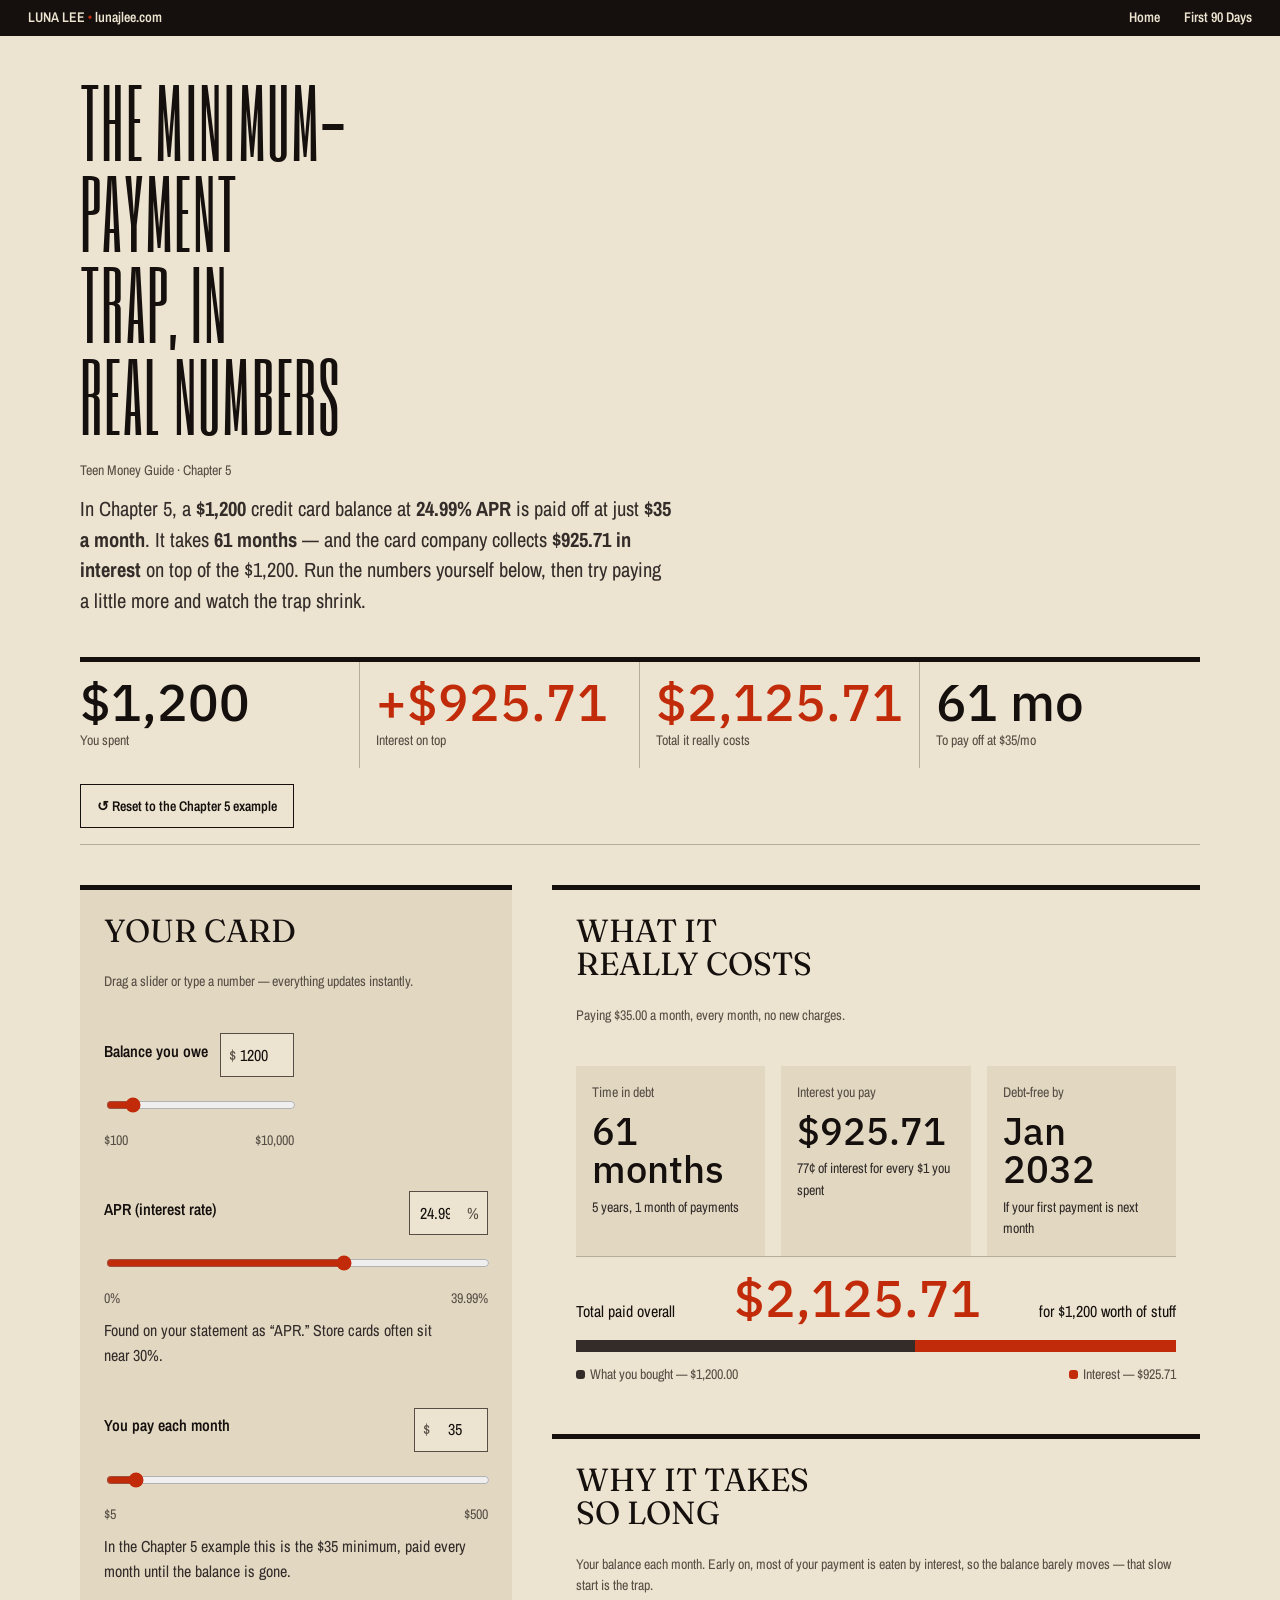
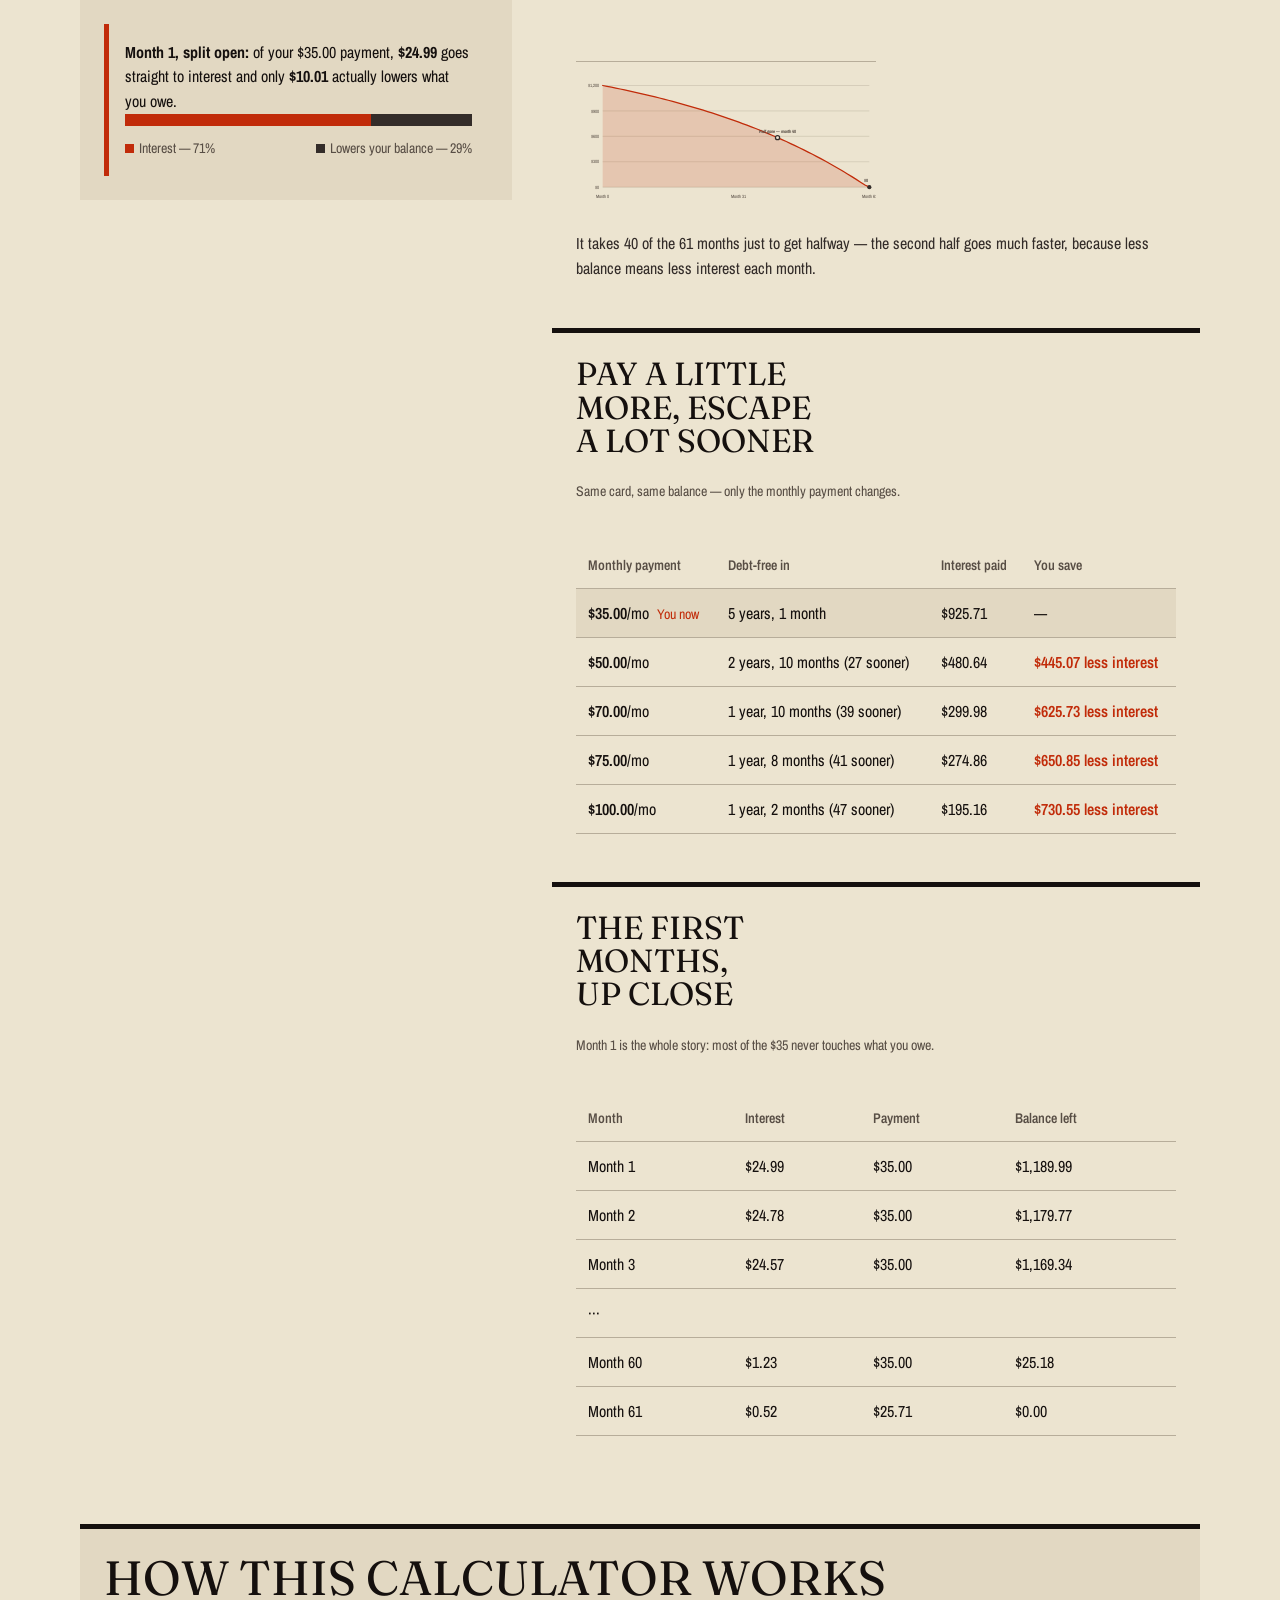
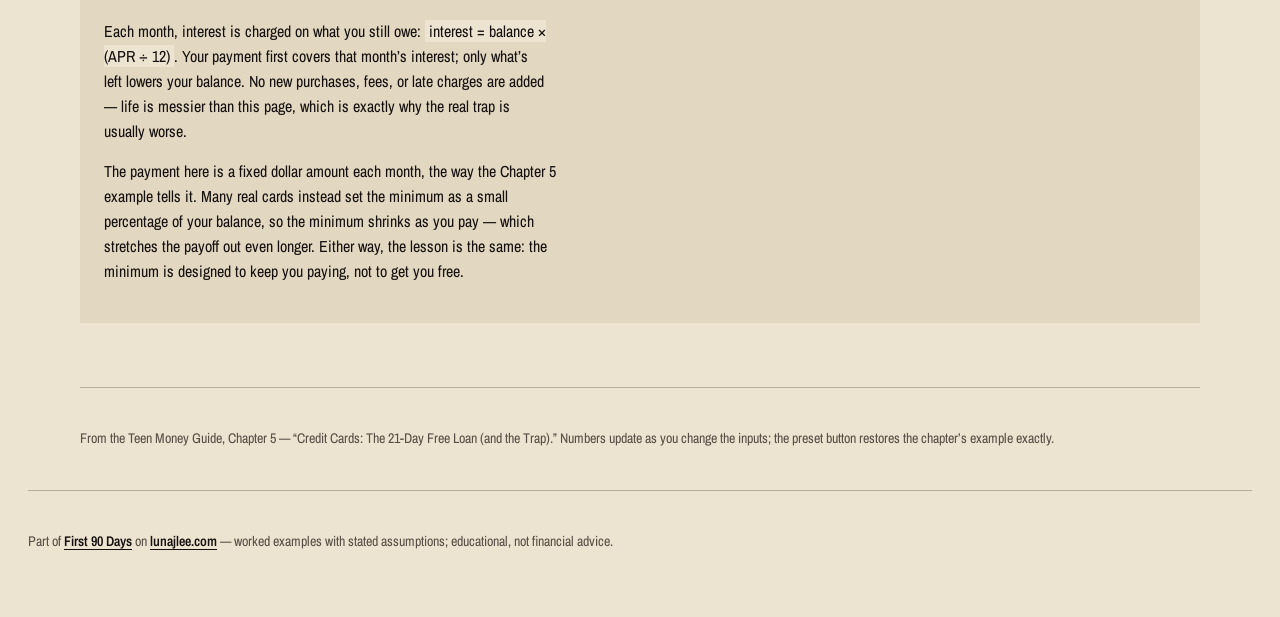
<file: first90days/calculator/index.html>
<!doctype html>
<html lang="en">
  <head>
    <meta charset="utf-8" />
    <meta name="viewport" content="width=device-width, initial-scale=1, viewport-fit=cover" />
    <meta name="color-scheme" content="light" />
    <title>Minimum Payment Calculator</title>
    <meta name="description" content="Explore the true cost of minimum credit card payments with adjustable balance, APR, and monthly payment inputs.">
    <link rel="preconnect" href="https://fonts.googleapis.com" />
    <link rel="preconnect" href="https://fonts.gstatic.com" crossorigin />
<link href="https://fonts.googleapis.com/css2?family=Archivo+Narrow:wght@400;500;600&family=Fraunces:opsz,wght@9..144,400;9..144,500;9..144,600&family=IBM+Plex+Sans:wght@500&family=Six+Caps&display=swap" rel="stylesheet">
    <link rel="icon" type="image/svg+xml" href="/favicon.svg">
<meta property="og:type" content="website">
<meta property="og:site_name" content="lunajlee.com">
<meta property="og:title" content="Minimum Payment Calculator — Luna Lee">
<meta property="og:description" content="See what paying only the minimum really costs: payoff time and total interest for any balance, APR, and payment.">
<meta property="og:url" content="https://lunajlee.com/first90days/calculator/">
<meta property="og:image" content="https://lunajlee.com/first90days/assets/credit.webp?v=2">
<meta property="og:image:alt" content="A person reviewing a credit card bill and calculator">
<meta name="twitter:card" content="summary_large_image">
<link rel="stylesheet" href="/assets/site.css">
<style>
/* Hallmark · shape: shared page shell · genre: editorial · theme: Broadside (deal 2/3, seed 4419c0ec) · redesign: full · copy: verbatim · posture: committed · v2.0.0 */
/* Hallmark · pre-emit critique: P5 H4 E4 S5 R4 V4 · weakest: E, the common focus and overflow floors are explicit per route */
html, body { overflow-x: clip; }
:focus-visible { outline: 2px solid var(--color-focus); outline-offset: 3px; }
button:active { background-color: var(--color-paper-3); }
button:disabled { opacity: .55; cursor: not-allowed; }
.btn-reset { white-space: nowrap; }
</style>
</head>
  <body>
    <div class="lj-bar"><div class="lj-bar-inner"><a class="lj-brand" href="/">LUNA LEE <i>•</i> lunajlee.com</a><nav><a href="/">Home</a><a href="/first90days/">First 90 Days</a></nav></div></div>
    <div class="wrap">

      <h1>The minimum-payment trap, in real numbers</h1>
      <span class="kicker">Teen Money Guide · Chapter 5</span>
      <p class="lede">
        In Chapter 5, a <strong>$1,200</strong> credit card balance at <strong>24.99% APR</strong> is paid off
        at just <strong>$35 a month</strong>. It takes <strong>61 months</strong> — and the card company collects
        <strong>$925.71 in interest</strong> on top of the $1,200. Run the numbers yourself below, then try
        paying a little more and watch the trap shrink.
      </p>

      <div class="story-strip" aria-label="Chapter 5 example at a glance">
        <div class="story-chip"><span class="n">$1,200</span><span class="l">You spent</span></div>
        <div class="story-chip danger"><span class="n">+$925.71</span><span class="l">Interest on top</span></div>
        <div class="story-chip danger"><span class="n">$2,125.71</span><span class="l">Total it really costs</span></div>
        <div class="story-chip"><span class="n">61 mo</span><span class="l">To pay off at $35/mo</span></div>
        <button type="button" class="btn-reset" id="resetBtn">↺ Reset to the Chapter 5 example</button>
      </div>

      <div class="grid">
        <!-- Controls -->
        <section class="card" aria-labelledby="controls-h">
          <h2 id="controls-h">Your card</h2>
          <p class="sub">Drag a slider or type a number — everything updates instantly.</p>

          <div class="field">
            <div class="field-head">
              <label for="balNum">Balance you owe</label>
              <div class="money-input"><span>$</span><input id="balNum" type="number" inputmode="decimal" min="25" max="25000" step="25" value="1200" aria-label="Balance in dollars" /></div>
            </div>
            <input type="range" id="balRange" min="100" max="10000" step="25" value="1200" aria-label="Balance slider" />
            <div class="scale"><span>$100</span><span>$10,000</span></div>
          </div>

          <div class="field">
            <div class="field-head">
              <label for="aprNum">APR (interest rate)</label>
              <div class="money-input"><input id="aprNum" type="number" inputmode="decimal" min="0" max="39.99" step="0.01" value="24.99" aria-label="APR percent" /><span>%</span></div>
            </div>
            <input type="range" id="aprRange" min="0" max="39.99" step="0.01" value="24.99" aria-label="APR slider" />
            <div class="scale"><span>0%</span><span>39.99%</span></div>
            <p class="hint">Found on your statement as “APR.” Store cards often sit near 30%.</p>
          </div>

          <div class="field">
            <div class="field-head">
              <label for="payNum">You pay each month</label>
              <div class="money-input"><span>$</span><input id="payNum" type="number" inputmode="decimal" min="1" max="2000" step="1" value="35" aria-label="Monthly payment in dollars" /></div>
            </div>
            <input type="range" id="payRange" min="5" max="500" step="1" value="35" aria-label="Monthly payment slider" />
            <div class="scale"><span>$5</span><span>$500</span></div>
            <p class="hint">In the Chapter 5 example this is the $35 minimum, paid every month until the balance is gone.</p>
          </div>

          <div class="first-month" id="firstMonth" aria-live="polite"></div>
        </section>

        <!-- Results -->
        <div class="results">
          <div class="warn" id="warnBox" role="alert">
            <strong>⚠ This payment never pays the card off.</strong>
            <span id="warnText"></span>
          </div>

          <section class="card" aria-labelledby="results-h">
            <h2 id="results-h">What it really costs</h2>
            <p class="sub" id="resultsSub">Paying $35 a month, every month, no new charges.</p>
            <div aria-live="polite">
              <div class="stat-grid">
                <div class="stat">
                  <div class="l">Time in debt</div>
                  <div class="v" id="statMonths">61 months</div>
                  <div class="d" id="statMonthsD">5 years, 1 month</div>
                </div>
                <div class="stat danger">
                  <div class="l">Interest you pay</div>
                  <div class="v" id="statInterest">$925.71</div>
                  <div class="d" id="statInterestD">77¢ of interest for every $1 you spent</div>
                </div>
                <div class="stat">
                  <div class="l">Debt-free by</div>
                  <div class="v" id="statDate">—</div>
                  <div class="d" id="statDateD">If your first payment is next month</div>
                </div>
              </div>
              <div class="total-line">
                <span>Total paid overall</span>
                <span class="big" id="statTotal">$2,125.71</span>
                <span id="statTotalD">for $1,200 worth of stuff</span>
              </div>
              <div class="cost-bar" aria-hidden="true">
                <div class="principal" id="barPrincipal" style="width:56%"></div>
                <div class="interest" id="barInterest" style="width:44%"></div>
              </div>
              <div class="cost-legend">
                <span><i class="dot-good" style="display:inline-block;width:9px;height:9px;border-radius:3px;margin-right:5px"></i><span id="legendPrincipal">What you bought — $1,200.00</span></span>
                <span><i class="dot-trap" style="display:inline-block;width:9px;height:9px;border-radius:3px;margin-right:5px"></i><span id="legendInterest">Interest — $925.71</span></span>
              </div>
            </div>
          </section>

          <section class="card" aria-labelledby="chart-h">
            <h2 id="chart-h">Why it takes so long</h2>
            <p class="sub">Your balance each month. Early on, most of your payment is eaten by interest, so the balance barely moves — that slow start is the trap.</p>
            <div class="chart-wrap" id="chartWrap"></div>
            <p class="chart-note" id="chartNote"></p>
          </section>

          <section class="card" aria-labelledby="compare-h">
            <h2 id="compare-h">Pay a little more, escape a lot sooner</h2>
            <p class="sub">Same card, same balance — only the monthly payment changes.</p>
            <table aria-label="Comparison of monthly payments">
              <thead>
                <tr><th scope="col">Monthly payment</th><th scope="col">Debt-free in</th><th scope="col">Interest paid</th><th scope="col">You save</th></tr>
              </thead>
              <tbody id="compareBody"></tbody>
            </table>
          </section>

          <section class="card" aria-labelledby="sched-h">
            <h2 id="sched-h">The first months, up close</h2>
            <p class="sub">Month 1 is the whole story: most of the $35 never touches what you owe.</p>
            <table class="sched" aria-label="First months of the payoff schedule">
              <thead>
                <tr><th scope="col" style="text-align:left">Month</th><th scope="col">Interest</th><th scope="col">Payment</th><th scope="col">Balance left</th></tr>
              </thead>
              <tbody id="schedBody"></tbody>
            </table>
          </section>
        </div>
      </div>

      <div class="how">
        <h2>How this calculator works</h2>
        <p>Each month, interest is charged on what you still owe: <code>interest = balance × (APR ÷ 12)</code>. Your payment first covers that month’s interest; only what’s left lowers your balance. No new purchases, fees, or late charges are added — life is messier than this page, which is exactly why the real trap is usually worse.</p>
        <p>The payment here is a fixed dollar amount each month, the way the Chapter 5 example tells it. Many real cards instead set the minimum as a small percentage of your balance, so the minimum shrinks as you pay — which stretches the payoff out even longer. Either way, the lesson is the same: the minimum is designed to keep you paying, not to get you free.</p>
      </div>

      <footer>From the Teen Money Guide, Chapter 5 — “Credit Cards: The 21-Day Free Loan (and the Trap).” Numbers update as you change the inputs; the preset button restores the chapter’s example exactly.</footer>
    </div>

    <script>
      (function(){
        "use strict";
        var $ = function(id){ return document.getElementById(id); };
        var balRange=$("balRange"), balNum=$("balNum"),
            aprRange=$("aprRange"), aprNum=$("aprNum"),
            payRange=$("payRange"), payNum=$("payNum");

        var money = function(n){ return "$" + n.toLocaleString("en-US",{minimumFractionDigits:2, maximumFractionDigits:2}); };
        var money0 = function(n){ return "$" + Math.round(n).toLocaleString("en-US"); };
        var clamp = function(v, lo, hi){ return Math.min(hi, Math.max(lo, v)); };

        // Core simulation: full-precision interest (APR/12 each month), fixed payment,
        // final payment is whatever remains. Matches Chapter 5: $1,200 @ 24.99%, $35/mo
        // -> 61 months, $925.71 interest, $2,125.71 total.
        function simulate(balance, aprPct, payment){
          var r = (aprPct/100)/12;
          var bal = balance, totalInterest = 0, months = 0;
          var schedule = [], balances = [balance];
          var firstInterest = balance * r;
          if (payment <= firstInterest && balance > 0 && r > 0){
            return { never:true, firstInterest:firstInterest, schedule:schedule, balances:balances };
          }
          while (bal > 0.005 && months < 1200){
            var interest = bal * r;
            totalInterest += interest;
            bal += interest;
            var pay = Math.min(payment, bal);
            bal -= pay;
            months++;
            schedule.push({month:months, interest:interest, payment:pay, balance:bal});
            balances.push(bal);
          }
          return {
            never:false, months:months, totalInterest:totalInterest,
            totalPaid: balance + totalInterest, schedule:schedule, balances:balances,
            firstInterest:firstInterest, lastPayment: schedule.length ? schedule[schedule.length-1].payment : 0
          };
        }

        function humanTime(months){
          if (months < 12) return months + (months===1 ? " month" : " months");
          var y = Math.floor(months/12), m = months % 12;
          var s = y + (y===1 ? " year" : " years");
          if (m) s += ", " + m + (m===1 ? " month" : " months");
          return s;
        }

        function debtFreeDate(months){
          var now = new Date();
          // First payment lands next month; payoff month is that month + (months-1)
          var d = new Date(now.getFullYear(), now.getMonth() + months, 1);
          return d.toLocaleDateString("en-US", {month:"short", year:"numeric"});
        }

        function drawChart(result, balance){
          var wrap = $("chartWrap");
          if (result.never){
            wrap.innerHTML = '<p class="chart-empty">No chart — at this payment the balance never goes down, so there is no payoff curve to draw. Raise the payment above the monthly interest to see one.</p>';
            $("chartNote").textContent = "";
            return;
          }
          var pts = result.balances;
          var W = 720, H = 300, padL = 64, padR = 16, padT = 18, padB = 38;
          var iw = W - padL - padR, ih = H - padT - padB;
          var maxBal = Math.max(balance, pts[0]);
          var maxM = pts.length - 1;
          function X(m){ return padL + (maxM===0 ? 0 : (m/maxM)*iw); }
          function Y(b){ return padT + ih - (b/maxBal)*ih; }
          var path = "", area = "";
          for (var i=0;i<pts.length;i++){
            path += (i===0 ? "M" : " L") + X(i).toFixed(1) + " " + Y(pts[i]).toFixed(1);
          }
          area = path + " L" + X(maxM).toFixed(1) + " " + (padT+ih) + " L" + padL + " " + (padT+ih) + " Z";
          // y gridlines at 0, 25, 50, 75, 100%
          var grid = "";
          for (var g=0; g<=4; g++){
            var val = maxBal * g/4, y = Y(val);
            grid += '<line x1="'+padL+'" y1="'+y+'" x2="'+(W-padR)+'" y2="'+y+'" stroke="var(--color-rule)" stroke-width="1"/>'
                  + '<text x="'+(padL-8)+'" y="'+(y+4)+'" text-anchor="end" font-size="12" fill="var(--color-muted)">$'+Math.round(val).toLocaleString("en-US")+'</text>';
          }
          // x labels: start, middle, end
          var mids = [0, Math.round(maxM/2), maxM];
          var xlab = "";
          for (var k=0;k<mids.length;k++){
            var m = mids[k];
            xlab += '<text x="'+X(m)+'" y="'+(H-12)+'" text-anchor="middle" font-size="12" fill="var(--color-muted)">Month '+m+'</text>';
          }
          // halfway marker
          var halfIdx = pts.findIndex(function(b){ return b <= balance/2; });
          var marker = "";
          if (halfIdx > 0){
            marker = '<circle cx="'+X(halfIdx)+'" cy="'+Y(pts[halfIdx])+'" r="5" fill="var(--color-paper)" stroke="var(--color-ink-2)" stroke-width="3"/>'
                   + '<text x="'+X(halfIdx)+'" y="'+(Y(pts[halfIdx])-12)+'" text-anchor="middle" font-size="12.5" font-weight="700" fill="var(--color-ink-2)">Half gone — month '+halfIdx+'</text>';
          }
          var endDot = '<circle cx="'+X(maxM)+'" cy="'+Y(0)+'" r="5" fill="var(--color-ink-2)"/>'
                     + '<text x="'+(X(maxM)-4)+'" y="'+(Y(0)-12)+'" text-anchor="end" font-size="12.5" font-weight="700" fill="var(--color-ink-2)">$0</text>';
          wrap.innerHTML =
            '<svg class="chart" viewBox="0 0 '+W+' '+H+'" role="img" aria-label="Line chart of balance falling from '+money(balance)+' to zero over '+maxM+' months">'
            + grid + xlab
            + '<path d="'+area+'" fill="color-mix(in oklab, var(--color-accent) 16%, transparent)"/>'
            + '<path d="'+path+'" fill="none" stroke="var(--color-accent)" stroke-width="3" stroke-linejoin="round" stroke-linecap="round"/>'
            + marker + endDot
            + '</svg>';
          $("chartNote").textContent = halfIdx > 0
            ? "It takes " + halfIdx + " of the " + maxM + " months just to get halfway — the second half goes much faster, because less balance means less interest each month."
            : "";
        }

        function renderCompare(balance, apr, payment, base){
          var tbody = $("compareBody");
          var candidates = [payment, payment+15, payment+40, payment*2, 100];
          var seen = {}, rows = [];
          candidates.forEach(function(p){
            var key = Math.round(p*100);
            if (!seen[key] && p > 0){ seen[key]=true; rows.push(p); }
          });
          rows.sort(function(a,b){ return a-b; });
          var html = "";
          rows.forEach(function(p){
            var res = simulate(balance, apr, p);
            var isCurrent = Math.abs(p - payment) < 0.005;
            if (res.never){
              html += '<tr'+(isCurrent?' class="current-row"':'')+'>'
                + '<td data-l=""><span class="pay">'+money(p)+'</span>/mo'+(isCurrent?'<span class="tag tag-you">You now</span>':'')+'</td>'
                + '<td data-l="Debt-free in">Never</td><td data-l="Interest paid">Grows forever</td><td data-l="You save">—</td></tr>';
              return;
            }
            var saved = base.never ? null : ((Math.round(base.totalInterest*100) - Math.round(res.totalInterest*100))/100);
            var savedTxt = isCurrent ? "—" : (saved===null ? "—" : (saved>0 ? money(saved) + " less interest" : "—"));
            var timeTxt = isCurrent || base.never ? humanTime(res.months)
              : humanTime(res.months) + " (" + (base.months - res.months) + " sooner)";
            html += '<tr'+(isCurrent?' class="current-row"':'')+'>'
              + '<td data-l=""><span class="pay">'+money(p)+'</span>/mo'+(isCurrent?'<span class="tag tag-you">You now</span>':'')+'</td>'
              + '<td data-l="Debt-free in">'+timeTxt+'</td>'
              + '<td data-l="Interest paid">'+money(res.totalInterest)+'</td>'
              + '<td data-l="You save">'+(isCurrent ? "—" : '<span class="save">'+savedTxt+'</span>')+'</td></tr>';
          });
          tbody.innerHTML = html;
        }

        function renderSchedule(result, payment){
          var tbody = $("schedBody");
          if (result.never || !result.schedule.length){
            tbody.innerHTML = '<tr><td colspan="4" style="text-align:left;font-family:var(--font-body, inherit)">No schedule — the payment doesn’t cover the interest, so the balance never falls.</td></tr>';
            return;
          }
          var s = result.schedule, html = "";
          var showFirst = Math.min(3, s.length);
          for (var i=0;i<showFirst;i++){
            html += row(s[i]);
          }
          if (s.length > 5){
            html += '<tr class="ellipsis"><td colspan="4">···</td></tr>';
            html += row(s[s.length-2]);
            html += row(s[s.length-1]);
          } else {
            for (var j=showFirst;j<s.length;j++) html += row(s[j]);
          }
          function row(r){
            return '<tr><td style="text-align:left">Month '+r.month+'</td><td>'+money(r.interest)+'</td><td>'+money(r.payment)+'</td><td>'+money(Math.max(r.balance,0))+'</td></tr>';
          }
          tbody.innerHTML = html;
        }

        function update(){
          var balance = clamp(parseFloat(balNum.value)||0, 0, 100000);
          var apr = clamp(parseFloat(aprNum.value)||0, 0, 100);
          var payment = clamp(parseFloat(payNum.value)||0, 0, 100000);
          var result = simulate(balance, apr, payment);

          // First-month breakdown
          var fm = $("firstMonth");
          if (balance > 0 && payment > 0){
            var toInt = Math.min(result.firstInterest, payment);
            var toBal = Math.max(payment - result.firstInterest, 0);
            var pctInt = payment > 0 ? Math.round((toInt/payment)*100) : 0;
            fm.innerHTML = "<strong>Month 1, split open:</strong> of your " + money(payment) + " payment, "
              + "<strong>" + money(toInt) + "</strong> goes straight to interest and only "
              + "<strong>" + money(toBal) + "</strong> actually lowers what you owe."
              + '<div class="split-bar" aria-hidden="true"><div class="to-interest" style="width:'+pctInt+'%"></div><div class="to-balance" style="width:'+(100-pctInt)+'%"></div></div>'
              + '<div class="split-legend"><span><i class="dot-trap"></i>Interest — '+pctInt+'%</span><span><i class="dot-good"></i>Lowers your balance — '+(100-pctInt)+'%</span></div>';
          } else {
            fm.innerHTML = "";
          }

          var warn = $("warnBox");
          if (result.never){
            warn.classList.add("show");
            $("warnText").textContent = "Your payment of " + money(payment) + " doesn’t cover the " + money(result.firstInterest) + " of interest charged in the very first month — so the balance grows instead of shrinking, every single month. Any payment above " + money(result.firstInterest) + " starts the payoff; the comparison below shows how much a bit more helps.";
          } else {
            warn.classList.remove("show");
          }

          if (!result.never && balance > 0){
            $("resultsSub").textContent = "Paying " + money(payment) + " a month, every month, no new charges.";
            $("statMonths").textContent = result.months + (result.months===1 ? " month" : " months");
            $("statMonthsD").textContent = humanTime(result.months) + " of payments";
            $("statInterest").textContent = money(result.totalInterest);
            var perDollar = balance > 0 ? result.totalInterest / balance : 0;
            $("statInterestD").textContent = perDollar >= 1
              ? "More in interest than the stuff cost in the first place"
              : Math.round(perDollar*100) + "¢ of interest for every $1 you spent";
            $("statDate").textContent = debtFreeDate(result.months);
            $("statDateD").textContent = "If your first payment is next month";
            $("statTotal").textContent = money(result.totalPaid);
            $("statTotalD").textContent = "for " + money0(balance) + " worth of stuff";
            var pPct = result.totalPaid > 0 ? (balance/result.totalPaid)*100 : 0;
            $("barPrincipal").style.width = pPct + "%";
            $("barInterest").style.width = (100-pPct) + "%";
            $("legendPrincipal").textContent = "What you bought — " + money(balance);
            $("legendInterest").textContent = "Interest — " + money(result.totalInterest);
          } else if (balance <= 0){
            $("statMonths").textContent = "0 months";
            $("statMonthsD").textContent = "Nothing owed";
            $("statInterest").textContent = "$0.00";
            $("statInterestD").textContent = "No balance, no interest";
            $("statDate").textContent = "Today";
            $("statDateD").textContent = "Already debt-free";
            $("statTotal").textContent = "$0.00";
            $("statTotalD").textContent = "";
            $("barPrincipal").style.width = "100%";
            $("barInterest").style.width = "0%";
          }
          drawChart(result, balance);
          renderCompare(balance, apr, payment, result);
          renderSchedule(result, payment);
        }

        function syncFromRange(){
          balNum.value = balRange.value; aprNum.value = aprRange.value; payNum.value = payRange.value;
          update();
        }
        function syncFromNum(){
          balRange.value = clamp(parseFloat(balNum.value)||0, parseFloat(balRange.min), parseFloat(balRange.max));
          aprRange.value = clamp(parseFloat(aprNum.value)||0, parseFloat(aprRange.min), parseFloat(aprRange.max));
          payRange.value = clamp(parseFloat(payNum.value)||0, parseFloat(payRange.min), parseFloat(payRange.max));
          update();
        }
        [balRange, aprRange, payRange].forEach(function(el){ el.addEventListener("input", syncFromRange); });
        [balNum, aprNum, payNum].forEach(function(el){ el.addEventListener("input", syncFromNum); el.addEventListener("change", syncFromNum); });

        $("resetBtn").addEventListener("click", function(){
          balRange.value = 1200; aprRange.value = 24.99; payRange.value = 35;
          syncFromRange();
        });

        update();
      })();
    </script>
  <div class="lj-foot">Part of <a href="/first90days/">First 90 Days</a> on <a href="/">lunajlee.com</a> — worked examples with stated assumptions; educational, not financial advice.</div>
</body>
</html>
</file>
<file: assets/site.css>
/* Hallmark · shape: Narrative Workflow (guide), Index (home and calculator directory), app screen (calculator) · genre: editorial · theme: Broadside (deal 2/3, seed 4419c0ec) · redesign: full · copy: verbatim
 * hero: Ledge (/), Banner (/calculators/), Ledge (/first90days/), app (/first90days/calculator/) · nav: masthead · footer: colophon · imagery: existing photos, duotone ink on paper · signature: the real $1,200 / $35 worked example · broadside: bill
 * axes: light/display-condensed/warm · posture: committed · contrast: pass · fold: pass · v2.0.0 */
/* Hallmark · pre-emit critique: P5 H4 E4 S5 R4 V4 · weakest: E, existing long guide needs tighter reading measure and clearer chapter pacing; use a persistent chapter index and varied section surfaces */
/* Hallmark · dropped "⚠️" · 30a names an emoji used as an icon; warning text remains verbatim */
/* Hallmark · waived 8 · kept copy and section order · the user asked to preserve all four pages and their wording */
/* Hallmark · answered F15 · one shared container, squared surfaces, and one primary action style across routes */
@import url("./tokens.css");
@import url("./base.css");

:root { --wrap: 1240px; --measure: 66ch; }
html { scroll-behavior: auto; }
body { font-family: var(--font-body); }
a { text-decoration-thickness: 1px; text-underline-offset: .18em; }
img { max-width: 100%; display: block; }
.wrap { width: min(100% - 56px, var(--wrap)); margin-inline: auto; }
.reading { max-width: var(--measure); margin-inline: auto; }
h1, h2, h3, h4 { overflow-wrap: break-word; min-width: 0; }
h1, .intro h1, .hero h1 { font-family: var(--font-display); font-weight: 400; text-transform: uppercase; letter-spacing: .015em; line-height: 1.02; }
h2, h3, h4, .brand, .footer-brand, .work-main h3, .example-content h2, .work-heading h2 { font-family: var(--font-display-2); font-weight: 400; text-transform: uppercase; letter-spacing: 0; line-height: 1.04; }
.topbar { position: sticky; top: 0; z-index: var(--z-sticky-nav); background: var(--color-paper); border-bottom: var(--rule-hair) solid var(--color-ink); }
.topbar-inner { min-height: 68px; display: flex; align-items: center; justify-content: space-between; gap: var(--space-lg); }
.brand { color: var(--color-ink); font-size: 23px; text-decoration: none; white-space: nowrap; }
.brand span, .footer-brand span { color: var(--color-accent); padding-inline: 4px; }
.brand small { color: var(--color-muted); font: 500 var(--text-sm)/1.3 var(--font-body); text-transform: none; }
.topnav { display: flex; flex-wrap: wrap; align-items: center; justify-content: flex-end; gap: var(--space-lg); }
.topnav a, .footer-links a { color: var(--color-ink); font: 500 var(--text-sm)/1.3 var(--font-body); text-decoration: none; }
.topnav a:hover, .footer-links a:hover { color: var(--color-accent); text-decoration: underline; }
.topnav a[aria-current="page"] { text-decoration: underline; text-decoration-color: var(--color-accent); text-decoration-thickness: 2px; text-underline-offset: 6px; }
.topnav a:focus-visible, .footer-links a:focus-visible, a:focus-visible, button:focus-visible, input:focus-visible { outline: 2px solid var(--color-focus); outline-offset: 3px; }
.eyebrow, .example-label .eyebrow, .chip { display: inline-block; color: var(--color-muted); font: 500 var(--text-sm)/1.3 var(--font-body); letter-spacing: 0; text-transform: none; }
.home { max-width: 1040px; }
.intro { min-height: min(700px, calc(100svh - 68px)); display: flex; align-items: center; padding-block: clamp(72px, 12vh, 150px) clamp(48px, 9vh, 100px); border-bottom: var(--rule-bar) solid var(--color-ink); }
.intro-copy { max-width: 840px; }
.intro .eyebrow { margin: 0 0 var(--space-lg); }
.intro h1 { max-width: 12ch; margin: 0 0 var(--space-lg); font-size: clamp(4rem, 9vw, 8.5rem); line-height: .96; }
h1.sentence-case, .hero h1.sentence-case { font-family: var(--font-headline); font-weight: 500; text-transform: none; letter-spacing: 0; line-height: 1.04; }
.intro h1 em { color: inherit; font-style: normal; }
.lede, .intro .lede { max-width: 56ch; margin: 0; color: var(--color-ink-2); font-size: var(--text-lead); line-height: 1.5; }
.intro-links { display: flex; flex-wrap: wrap; gap: var(--space-lg); margin: var(--space-xl) 0 0; font-size: var(--text-sm); }
.hero-note { margin: var(--space-md) 0; color: var(--color-muted); font-size: var(--text-sm); }
.intro-links span { display: none; }
.intro-links .copy-separator { display: inline; }
.copy-separator::before { content: "·"; padding-inline: var(--space-xs); color: var(--color-accent); }
.intro-links a { color: var(--color-ink); }
.worked-example { padding: clamp(40px, 7vw, 80px) 0; border-bottom: var(--rule-hair) solid var(--color-ink); }
.example-label { display: flex; align-items: end; justify-content: space-between; gap: var(--space-lg); margin-bottom: var(--space-xl); padding-top: var(--space-sm); border-top: var(--rule-bar) solid var(--color-ink); }
.example-index { color: var(--color-muted); font: 500 var(--text-sm)/1.3 var(--font-body); }
.example-content { display: grid; grid-template-columns: minmax(0, 1.2fr) minmax(280px, .8fr); gap: clamp(32px, 7vw, 96px); align-items: center; }
.example-content h2, .work-heading h2 { max-width: 14ch; margin: 0 0 var(--space-md); font-size: clamp(2rem, 4vw, 3.4rem); }
.example-content > div:first-child > p { max-width: 52ch; margin: 0 0 var(--space-lg); color: var(--color-ink-2); font-size: var(--text-md); }
.text-link { display: inline-block; font-size: var(--text-md); font-weight: 600; color: var(--color-ink); }
.text-link:hover { color: var(--color-accent); }
.example-figure { padding: var(--space-lg); background: var(--color-paper-2); border: var(--rule-frame) solid var(--color-ink); box-shadow: inset 0 0 0 3px var(--color-paper-2), inset 0 0 0 4px var(--color-ink); }
.figure-row { display: flex; justify-content: space-between; gap: var(--space-md); padding: var(--space-xs) 0; color: var(--color-ink-2); font-size: var(--text-sm); }
.figure-row strong { color: var(--color-ink); font-size: var(--text-md); font-weight: 600; font-variant-numeric: tabular-nums; }
.figure-rule { margin: var(--space-sm) 0; border-top: var(--rule-bar) solid var(--color-ink); }
.figure-result { display: flex; flex-wrap: wrap; align-items: baseline; justify-content: space-between; gap: var(--space-sm); }
.figure-result > strong { color: var(--color-accent); font: 500 clamp(3rem, 5vw, 4.25rem)/.95 var(--font-numbers); font-variant-numeric: lining-nums tabular-nums; }
.figure-result small { font: 500 var(--text-sm)/1.3 var(--font-body); }
.figure-result > span { color: var(--color-ink); font-size: var(--text-sm); font-weight: 600; }
.example-figure > p { margin: var(--space-md) 0 0; color: var(--color-muted); font-size: var(--text-sm); }
.work-section { padding: clamp(48px, 8vw, 96px) 0 0; }
.work-heading { display: flex; align-items: end; justify-content: space-between; gap: var(--space-xl); margin-bottom: var(--space-xl); }
.work-heading h2 { margin: var(--space-xs) 0 0; }
.work-heading > p { max-width: 28ch; margin: 0; color: var(--color-muted); font-size: var(--text-md); }
.work-list { border-top: var(--rule-bar) solid var(--color-ink); }
.work-item { display: grid; grid-template-columns: minmax(0, 1fr) 28px; gap: var(--space-lg); align-items: start; padding: var(--space-xl) 0; border-bottom: var(--rule-hair) solid var(--color-rule); }
.work-meta { display: flex; gap: var(--space-md); padding-top: var(--space-xs); color: var(--color-muted); font-size: var(--text-sm); }
.work-meta span:first-child { color: var(--color-accent); font-variant-numeric: tabular-nums; }
.work-main h3 { margin: 0 0 var(--space-sm); font-size: clamp(1.7rem, 3vw, 2.6rem); }
.work-main h3 a { color: var(--color-ink); text-decoration: none; }
.work-main h3 a:hover { color: var(--color-accent); }
.work-main p { max-width: 70ch; color: var(--color-ink-2); font-size: var(--text-md); }
.work-main code { color: var(--color-accent); font-family: var(--font-body); font-weight: 600; }
.work-arrow { color: var(--color-accent); font-size: 1.5rem; line-height: 1.2; text-decoration: none; }
.work-arrow:hover { color: var(--color-ink); }
.site-footer { margin-top: clamp(48px, 8vw, 96px); padding: var(--space-xl) 0 var(--space-2xl); border-top: var(--rule-bar) solid var(--color-ink); }
.footer-inner { display: flex; flex-wrap: wrap; justify-content: space-between; align-items: center; gap: var(--space-lg); }
.footer-brand { font-size: 1.4rem; }
.footer-inner > p, .footer-note { color: var(--color-muted); font-size: var(--text-sm); }
.footer-sep { padding-inline: var(--space-xs); }
.footer-links { display: flex; flex-wrap: wrap; gap: var(--space-lg); }

/* Calculator directory: a practical index, set as rows rather than promo tiles. */
.hero { padding: clamp(64px, 10vh, 116px) 0 var(--space-2xl); }
.hero h1 { max-width: 12ch; margin: 0 0 var(--space-lg); font-size: clamp(4rem, 9vw, 8rem); }
.hero.prose h1 { max-width: none; }
.hero .lede { max-width: 62ch; }
.section { padding: 0 0 var(--space-2xl); }
.section-head h2, .toc > h2 { margin: 0 0 var(--space-sm); font-size: var(--text-section); }
.section-head p, .toc > p { margin: 0 0 var(--space-xl); color: var(--color-muted); }
.card-grid { display: grid; grid-template-columns: repeat(3, minmax(0, 1fr)); border-top: var(--rule-bar) solid var(--color-ink); }
.card { display: flex; flex-direction: column; align-items: flex-start; gap: var(--space-md); min-height: 340px; padding: var(--space-xl); background: transparent; border: 0; border-right: var(--rule-hair) solid var(--color-rule); border-bottom: var(--rule-hair) solid var(--color-rule); text-decoration: none; color: var(--color-ink); }
.card:first-child { background: var(--color-paper-2); }
.card:last-child { border-right: 0; }
a.card:hover { background: var(--color-paper-3); }
.badge { display: inline-block; padding: 0; border: 0; background: none; color: var(--color-muted); font: 500 var(--text-sm)/1.3 var(--font-body); letter-spacing: 0; text-transform: none; }
.badge.price { color: var(--color-accent); }
.card h2 { max-width: 15ch; margin: 0; font-size: clamp(1.7rem, 2.5vw, 2.4rem); }
.card p { flex: 1; color: var(--color-ink-2); font-size: var(--text-md); }
.card .go { color: var(--color-ink); font-size: var(--text-md); font-weight: 600; text-decoration: underline; text-underline-offset: .2em; }
.prose h1 { font-size: inherit; }

/* Teen Money Guide: print folio, chapter index, live calculator, long reading. */
.lj-bar { background: var(--color-ink); color: var(--color-paper); font-size: var(--text-sm); line-height: 1.4; }
.lj-bar-inner { width: min(100% - 56px, var(--wrap)); margin-inline: auto; padding: var(--space-xs) 0; display: flex; align-items: center; justify-content: space-between; gap: var(--space-lg); }
.lj-bar a { color: var(--color-paper); text-decoration: none; font-weight: 600; }
.lj-bar a:hover { text-decoration: underline; }
.lj-bar .lj-brand { font-weight: 600; }
.lj-bar .lj-brand i { color: var(--color-accent); font-style: normal; }
.lj-bar nav { display: flex; flex-wrap: wrap; gap: var(--space-lg); }
.lj-foot { width: min(100% - 56px, var(--wrap)); margin: 0 auto; padding: var(--space-xl) 0 var(--space-2xl); border-top: var(--rule-hair) solid var(--color-rule); color: var(--color-muted); font-size: var(--text-sm); }
.lj-foot a { color: var(--color-ink); font-weight: 600; }
.hero .eyebrow { margin-bottom: var(--space-md); }
.hero h1 { max-width: 11ch; margin: 0 0 var(--space-lg); font-size: clamp(4rem, 8vw, 7.5rem); }
.hero h1 em { font-style: normal; }
.hero-stats { display: grid; grid-template-columns: repeat(3, minmax(0, 1fr)); gap: 0; margin: var(--space-xl) 0; border-top: var(--rule-bar) solid var(--color-ink); border-bottom: var(--rule-hair) solid var(--color-rule); }
.hero-stats .stat { min-width: 0; padding: var(--space-md) var(--space-lg); background: transparent; border: 0; border-right: var(--rule-hair) solid var(--color-rule); }
.hero-stats .stat:first-child { padding-left: 0; }
.hero-stats .stat:last-child { border-right: 0; }
.hero-stats .stat b { display: block; margin-bottom: var(--space-xs); font: 500 clamp(2.3rem, 4vw, 3.5rem)/1 var(--font-numbers); font-variant-numeric: lining-nums tabular-nums; }
.hero-stats .stat span { color: var(--color-muted); font-size: var(--text-sm); }
.hero-img, .article-img { overflow: hidden; background: var(--color-paper-2); border: var(--rule-frame) solid var(--color-ink); box-shadow: inset 0 0 0 3px var(--color-paper), inset 0 0 0 4px var(--color-ink); padding: 5px; }
.hero-img img, .article-img img { width: 100%; height: auto; aspect-ratio: 16 / 8; object-fit: cover; filter: grayscale(1) contrast(1.08); mix-blend-mode: multiply; }
.caption { max-width: 64ch; margin: var(--space-sm) 0 0; color: var(--color-muted); font-size: var(--text-sm); }
.toc { padding: clamp(48px, 8vw, 96px) 0 var(--space-2xl); }
.toc-grid { display: grid; grid-template-columns: repeat(3, minmax(0, 1fr)); margin-top: var(--space-xl); border-top: var(--rule-bar) solid var(--color-ink); }
.toc-card { display: flex; flex-direction: column; color: var(--color-ink); text-decoration: none; border-right: var(--rule-hair) solid var(--color-rule); border-bottom: var(--rule-hair) solid var(--color-rule); }
.toc-card:last-child { border-right: 0; }
.toc-card img { width: 100%; aspect-ratio: 4 / 3; object-fit: cover; filter: grayscale(1) contrast(1.08); mix-blend-mode: multiply; border-bottom: var(--rule-hair) solid var(--color-rule); }
.toc-card:hover .toc-body h3 { color: var(--color-accent); }
.toc-body { display: flex; flex: 1; flex-direction: column; align-items: flex-start; gap: var(--space-sm); padding: var(--space-lg); }
.chip { padding: 0; background: none; color: var(--color-muted); border: 0; }
.chip.coral, .chip.amber { color: var(--color-muted); background: none; }
.toc-body h3 { margin: 0; font-size: clamp(1.35rem, 2.2vw, 2rem); }
.toc-body p { color: var(--color-ink-2); font-size: var(--text-md); }
.toc-num { margin-top: auto; padding-top: var(--space-lg); color: var(--color-accent); font: 500 2.2rem/1 var(--font-numbers); font-variant-numeric: lining-nums tabular-nums; }
.toc-num small { color: var(--color-muted); font: 500 var(--text-sm)/1.4 var(--font-body); }
.calc-section { margin: var(--space-2xl) 0; }
.calc-shell { padding: clamp(24px, 4vw, 48px); color: var(--color-ink); background: var(--color-paper-2); border: 0; border-top: var(--rule-bar) solid var(--color-accent); }
.calc-shell h2 { margin: 0 0 var(--space-sm); font-size: clamp(2rem, 4vw, 3.5rem); }
.calc-shell .sub { max-width: 66ch; margin: 0 0 var(--space-xl); color: var(--color-ink-2); }
.calc-note { margin: var(--space-sm) 0; color: var(--color-muted); font-size: var(--text-sm); }
.calc-grid { display: grid; grid-template-columns: minmax(0, .9fr) minmax(0, 1.1fr); gap: var(--space-xl); }
.field { margin-bottom: var(--space-lg); }
.field label { display: flex; justify-content: space-between; gap: var(--space-md); margin-bottom: var(--space-xs); font-weight: 600; }
.field label output { padding: 2px var(--space-xs); background: var(--color-paper); font-variant-numeric: tabular-nums; }
input[type="range"] { width: 100%; min-height: 36px; accent-color: var(--color-accent); }
.presets { display: flex; flex-wrap: wrap; gap: var(--space-xs); margin: var(--space-sm) 0 var(--space-xs); }
.presets button, .btn-reset { min-height: 44px; padding: 0 var(--space-md); color: var(--color-ink); background: var(--color-paper); border: 1px solid var(--color-ink); border-radius: 0; font: 600 var(--text-sm)/1.3 var(--font-body); cursor: pointer; }
.presets button:hover, .btn-reset:hover { background: var(--color-paper-3); }
.presets button.active { color: var(--color-accent-ink); background: var(--color-accent); border-color: var(--color-accent); }
.results { padding: var(--space-lg); background: var(--color-paper); border: var(--rule-frame) solid var(--color-ink); }
.results-grid { display: grid; grid-template-columns: repeat(2, minmax(0, 1fr)); gap: var(--space-lg); }
.result { min-width: 0; }
.result b { display: block; font: 500 clamp(1.75rem, 3vw, 2.5rem)/1 var(--font-numbers); font-variant-numeric: lining-nums tabular-nums; }
.result span { color: var(--color-muted); font-size: var(--text-sm); }
.result small { display: block; color: var(--color-muted); font-size: var(--text-sm); }
.warn { display: none; margin-top: var(--space-md); padding: var(--space-md); color: var(--color-ink); background: color-mix(in oklab, var(--color-accent) 12%, var(--color-paper)); border: 1px solid var(--color-accent); }
.warn.show { display: block; }
.chart-wrap { margin-top: var(--space-lg); padding-top: var(--space-md); border-top: var(--rule-hair) solid var(--color-rule); }
.chart-wrap p { margin: 0 0 var(--space-xs); color: var(--color-muted); font-size: var(--text-sm); }
svg text { fill: var(--color-muted); font-size: 11px; }
article { margin-top: var(--space-2xl); padding: var(--space-2xl) 0 0; border-top: var(--rule-bar) solid var(--color-ink); }
article:first-of-type { border-top: 0; }
.article-head { max-width: 800px; margin: 0 auto var(--space-lg); }
.article-head h2 { max-width: 16ch; margin: var(--space-sm) 0; font-size: clamp(2.5rem, 5vw, 4.5rem); }
.dek { max-width: 66ch; margin: 0 0 var(--space-sm); color: var(--color-ink-2); font-size: var(--text-lead); }
.meta { margin-bottom: var(--space-lg); color: var(--color-muted); font-size: var(--text-sm); }
.article-img { max-width: 960px; margin: 0 auto var(--space-xl); }
.prose { max-width: var(--measure); margin: 0 auto; font-size: clamp(1.05rem, 1.25vw, 1.2rem); line-height: 1.72; }
.prose p { margin: 0 0 var(--space-md); }
.prose h3 { margin: var(--space-2xl) 0 var(--space-md); font-size: clamp(1.5rem, 2.4vw, 2.3rem); }
.prose h4, .path h4, .callout h4, .action h4 { margin: 0 0 var(--space-xs); font-size: 1.2rem; }
.question { margin: var(--space-xl) 0; padding: var(--space-lg); background: var(--color-paper-2); border-left: var(--rule-bar) solid var(--color-accent); font-size: var(--text-lead); }
.callout { margin: var(--space-xl) 0; padding: var(--space-lg); background: var(--color-paper-2); border-top: var(--rule-hair) solid var(--color-rule); }
.callout.coral, .callout.amber { background: var(--color-paper-2); }
.callout p, .callout li { font-size: var(--text-md); }
.action { margin: var(--space-xl) 0; padding: var(--space-lg); color: var(--color-paper); background: var(--color-ink); border-top: var(--rule-bar) solid var(--color-accent); }
.action h4 { color: var(--color-paper); }
.action p { font-size: var(--text-md); }
.table-wrap { overflow-x: auto; margin: var(--space-xl) 0; background: var(--color-paper-2); border-top: var(--rule-bar) solid var(--color-ink); }
table { width: 100%; border-collapse: collapse; font: 400 var(--text-md)/1.5 var(--font-body); }
th, td { padding: var(--space-sm) var(--space-md); text-align: left; vertical-align: top; border-bottom: var(--rule-hair) solid var(--color-rule); }
th { color: var(--color-muted); background: var(--color-paper); font-size: var(--text-sm); font-weight: 600; }
td.num, th.num { text-align: right; white-space: nowrap; font-variant-numeric: tabular-nums; }
tr.total td { font-weight: 600; background: var(--color-paper-3); }
ul.tight li, ol.tight li { margin-bottom: var(--space-xs); }
.paths { display: grid; gap: var(--space-md); margin: var(--space-xl) 0; }
.path { padding: var(--space-lg); background: var(--color-paper-2); border-top: var(--rule-hair) solid var(--color-rule); }
.path h4 { font-size: var(--text-lg); }
.path p { font-size: var(--text-md); }
.path .big { color: var(--color-accent); font: 400 1.25em/1 var(--font-display-2); font-variant-numeric: tabular-nums; }
.end { margin: var(--space-2xl) 0; padding: var(--space-xl) 0; border-top: var(--rule-bar) solid var(--color-accent); border-bottom: var(--rule-hair) solid var(--color-rule); background: transparent; }
.end h2 { margin: 0 0 var(--space-sm); font-size: clamp(2rem, 4vw, 3.2rem); }
.end p { max-width: 66ch; margin: 0 0 var(--space-md); color: var(--color-ink-2); }
.end a::after { content: " →"; }
main.wrap > footer { padding: var(--space-xl) 0 var(--space-2xl); color: var(--color-muted); font-size: var(--text-sm); text-align: left; }

/* Standalone payoff calculator: compact task surface, same paper and ink. */
.wrap:has(> .grid) { max-width: 1120px; padding-top: var(--space-xl); }
.kicker { display: inline-block; margin-bottom: var(--space-sm); color: var(--color-muted); font-size: var(--text-sm); }
.wrap > h1 { max-width: 15ch; margin: 0 0 var(--space-md); font: 400 clamp(3.2rem, 7vw, 6rem)/1.02 var(--font-display); text-transform: uppercase; }
.hl { color: var(--color-accent); }
.wrap > .lede { max-width: 66ch; margin-bottom: var(--space-xl); color: var(--color-ink-2); font-size: var(--text-lead); }
.story-strip { display: grid; grid-template-columns: repeat(4, minmax(0, 1fr)); align-items: stretch; margin: var(--space-xl) 0; border-top: var(--rule-bar) solid var(--color-ink); border-bottom: var(--rule-hair) solid var(--color-rule); }
.story-chip { display: flex; flex-direction: column; justify-content: center; gap: var(--space-2xs); min-width: 0; padding: var(--space-md); border-right: var(--rule-hair) solid var(--color-rule); }
.story-chip:first-child { padding-left: 0; }
.story-chip:nth-child(4) { border-right: 0; }
.story-chip .n { color: var(--color-ink); font: 500 clamp(2.1rem, 4vw, 3.6rem)/.95 var(--font-numbers); font-variant-numeric: lining-nums tabular-nums; }
.story-chip.danger .n { color: var(--color-accent); }
.story-chip .l { color: var(--color-muted); font-size: var(--text-sm); }
.btn-reset { grid-column: 1 / -1; justify-self: start; margin: var(--space-md) 0; white-space: nowrap; }
.grid { display: grid; grid-template-columns: minmax(260px, .8fr) minmax(0, 1.2fr); align-items: start; gap: var(--space-xl); }
.grid > .card { min-height: 0; padding: var(--space-lg); background: var(--color-paper-2); border: 0; border-top: var(--rule-bar) solid var(--color-ink); }
.results { display: grid; gap: var(--space-lg); padding: 0; background: transparent; border: 0; }
.results .card { min-height: 0; padding: var(--space-lg); background: var(--color-paper); border: 0; border-top: var(--rule-bar) solid var(--color-ink); }
.card h2 { margin: 0 0 var(--space-xs); font-size: clamp(1.6rem, 2.5vw, 2.25rem); }
.card .sub { margin: 0 0 var(--space-lg); color: var(--color-muted); font-size: var(--text-sm); }
.field { margin-bottom: var(--space-lg); }
.field-head { display: flex; align-items: center; justify-content: space-between; gap: var(--space-sm); margin-bottom: var(--space-xs); }
.field-head label { font-size: var(--text-md); font-weight: 600; }
.money-input { display: flex; align-items: center; min-height: 44px; padding-inline: var(--space-xs); background: var(--color-paper); border: 1px solid var(--color-muted); }
.money-input span { color: var(--color-muted); }
.money-input input { width: 7ch; min-height: 40px; border: 0; background: transparent; color: var(--color-ink); text-align: right; font-variant-numeric: tabular-nums; }
.money-input input:focus-visible { outline-offset: -2px; }
input[type="range"] { width: 100%; accent-color: var(--color-accent); }
.scale { display: flex; justify-content: space-between; color: var(--color-muted); font-size: var(--text-sm); }
.hint { margin: var(--space-xs) 0 0; color: var(--color-muted); font-size: var(--text-sm); }
.first-month, .warn { padding: var(--space-md); background: var(--color-paper-2); border-left: var(--rule-bar) solid var(--color-accent); }
.stat-grid { display: grid; grid-template-columns: repeat(3, minmax(0, 1fr)); gap: var(--space-md); }
.stat { min-width: 0; padding: var(--space-md); background: var(--color-paper-2); }
.stat .l { color: var(--color-muted); font-size: var(--text-sm); }
.stat .v { margin: var(--space-xs) 0; font: 500 clamp(1.8rem, 3vw, 2.5rem)/1 var(--font-numbers); font-variant-numeric: lining-nums tabular-nums; }
.stat .d { color: var(--color-ink-2); font-size: var(--text-sm); }
.total-line { display: flex; flex-wrap: wrap; align-items: baseline; justify-content: space-between; gap: var(--space-md); padding: var(--space-md) 0; border-top: var(--rule-hair) solid var(--color-rule); }
.total-line .big { color: var(--color-accent); font: 500 clamp(2.3rem, 4vw, 3.5rem)/1 var(--font-numbers); font-variant-numeric: lining-nums tabular-nums; }
.cost-bar, .split-bar { display: flex; height: 12px; overflow: hidden; background: var(--color-paper-3); }
.cost-bar .principal, .split-bar .to-balance { background: var(--color-ink-2); }
.cost-bar .interest, .split-bar .to-interest { background: var(--color-accent); }
.cost-legend, .split-legend { display: flex; flex-wrap: wrap; justify-content: space-between; gap: var(--space-sm); margin-top: var(--space-sm); color: var(--color-muted); font-size: var(--text-sm); }
.dot-good, .dot-trap { display: inline-block; width: 9px; height: 9px; margin-right: 5px; background: var(--color-ink-2); }
.dot-trap { background: var(--color-accent); }
.chart { width: 100%; height: auto; }
.chart-note { margin: var(--space-sm) 0 0; color: var(--color-muted); font-size: var(--text-sm); }
.card table { width: 100%; border-collapse: collapse; }
.card th, .card td { padding: var(--space-sm); border-bottom: var(--rule-hair) solid var(--color-rule); }
.card thead th { color: var(--color-muted); font-size: var(--text-sm); font-weight: 600; }
.card td .pay { font-weight: 600; font-variant-numeric: tabular-nums; }
.tag { display: inline-block; margin-left: var(--space-xs); color: var(--color-accent); font-size: var(--text-sm); }
.save { color: var(--color-accent); font-weight: 600; }
.current-row td { background: var(--color-paper-2); }
.sched { font-variant-numeric: tabular-nums; }
.sched td:first-child, .sched th:first-child { text-align: left; }
.how { margin: var(--space-2xl) 0; padding: var(--space-lg); background: var(--color-paper-2); border-top: var(--rule-bar) solid var(--color-ink); }
.how h2 { margin: 0 0 var(--space-md); font-size: var(--text-section); }
.how p { margin-bottom: var(--space-md); }
.how code { padding: 0 var(--space-2xs); background: var(--color-paper); font-family: var(--font-body); }
.how a { color: var(--color-ink); }
.wrap > footer { padding: var(--space-xl) 0; border-top: var(--rule-hair) solid var(--color-rule); color: var(--color-muted); font-size: var(--text-sm); }

@media (max-width: 900px) {
  .card-grid, .toc-grid { grid-template-columns: repeat(2, minmax(0, 1fr)); }
  .card:nth-child(2), .toc-card:nth-child(2) { border-right: 0; }
  .card:last-child, .toc-card:last-child { grid-column: 1 / -1; border-right: 0; }
  .grid { grid-template-columns: minmax(0, 1fr); }
  .grid > .card { width: 100%; }
}
@media (max-width: 640px) {
  :root { --gutter: 20px; --gap-columns: 16px; }
  .wrap, .lj-bar-inner, .lj-foot { width: min(100% - 32px, var(--wrap)); }
  .topbar-inner { align-items: flex-start; flex-direction: column; gap: var(--space-xs); padding-block: var(--space-sm); }
  .topnav { justify-content: flex-start; gap: var(--space-md); }
  .topnav a { font-size: var(--text-sm); }
  .intro { min-height: 0; padding-block: 72px 56px; }
  .intro h1 { font-size: clamp(3.8rem, 15vw, 6.5rem); }
  .example-content { grid-template-columns: minmax(0, 1fr); gap: var(--space-xl); }
  .example-label, .work-heading { align-items: flex-start; flex-direction: column; }
  .work-item { grid-template-columns: minmax(0, 1fr) 22px; gap: var(--space-sm); padding-block: var(--space-lg); }
  .work-meta { display: block; }
  .work-meta span { display: block; }
  .work-main h3 { font-size: 1.45rem; }
  .work-main p { font-size: var(--text-sm); }
  .card-grid, .toc-grid { grid-template-columns: minmax(0, 1fr); }
  .card, .toc-card, .card:nth-child(2), .toc-card:nth-child(2) { grid-column: auto; border-right: 0; }
  .card { min-height: 0; padding: var(--space-lg) 0; }
  .hero { padding-block: 72px var(--space-xl); }
  .hero h1 { font-size: clamp(3.8rem, 17vw, 6rem); }
  .hero-stats { grid-template-columns: minmax(0, 1fr); }
  .hero-stats .stat, .hero-stats .stat:first-child { padding: var(--space-sm) 0; border-right: 0; border-bottom: var(--rule-hair) solid var(--color-rule); }
  .hero-stats .stat:last-child { border-bottom: 0; }
  .hero-img img, .article-img img { aspect-ratio: 4 / 3; }
  .toc-card { border-bottom: var(--rule-hair) solid var(--color-rule); }
  .toc-card img { aspect-ratio: 16 / 9; }
  .calc-grid, .results-grid, .stat-grid { grid-template-columns: minmax(0, 1fr); }
  .calc-shell { padding: var(--space-lg); }
  .article-head, .prose { max-width: none; }
  article { margin-top: var(--space-xl); padding-top: var(--space-xl); }
  .article-head h2 { font-size: clamp(2.4rem, 11vw, 3.5rem); }
  .lj-bar-inner { align-items: flex-start; flex-direction: column; }
  .story-strip { grid-template-columns: repeat(2, minmax(0, 1fr)); }
  .story-chip:nth-child(2) { border-right: 0; }
  .story-chip:nth-child(4) { border-right: 0; }
  .story-chip { border-bottom: var(--rule-hair) solid var(--color-rule); }
  .btn-reset { grid-column: 1 / -1; }
  .results { min-width: 0; }
  .results .card { padding-inline: 0; }
  .table-wrap { max-width: 100%; }
  th, td, .card th, .card td { padding: var(--space-xs); }
  .footer-inner { align-items: flex-start; flex-direction: column; }
}
@media (prefers-reduced-motion: reduce) { html { scroll-behavior: auto; } *, *::before, *::after { transition-duration: 0.01ms !important; animation-duration: 0.01ms !important; } }
</file>
